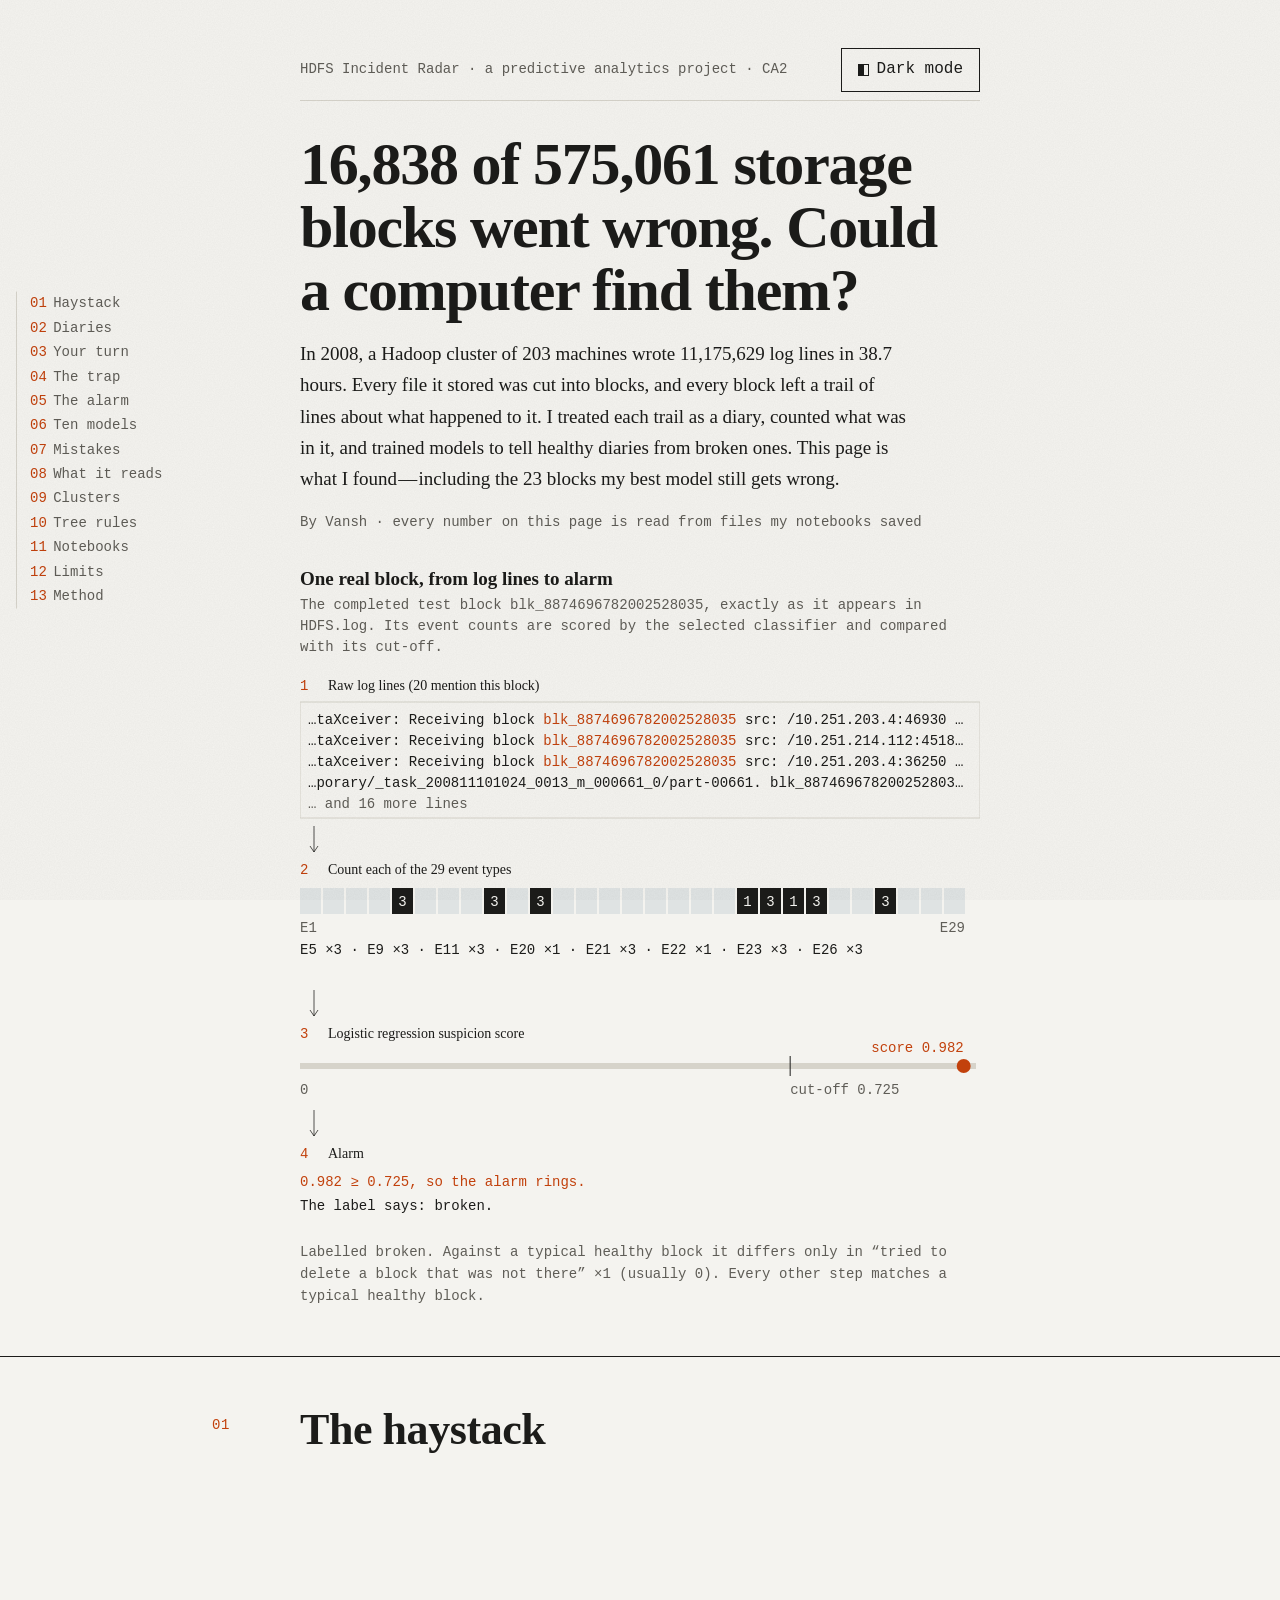
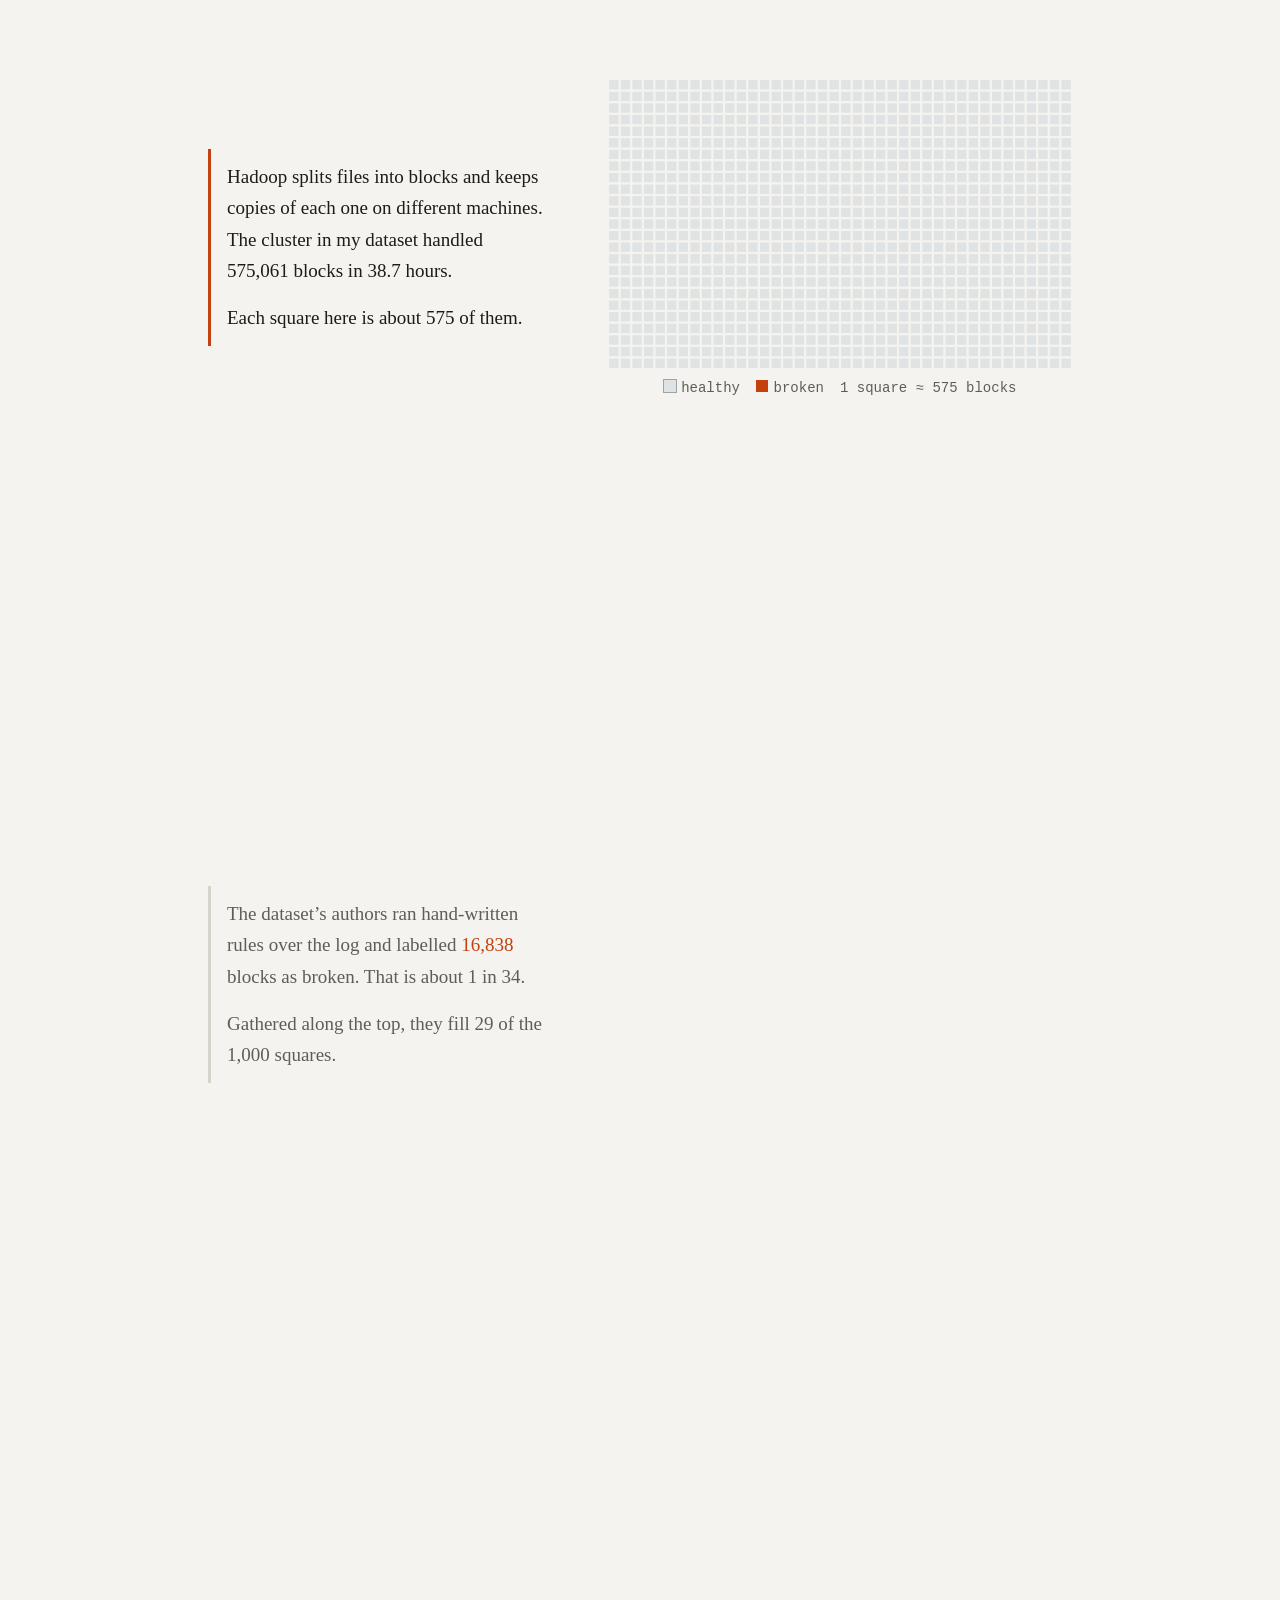
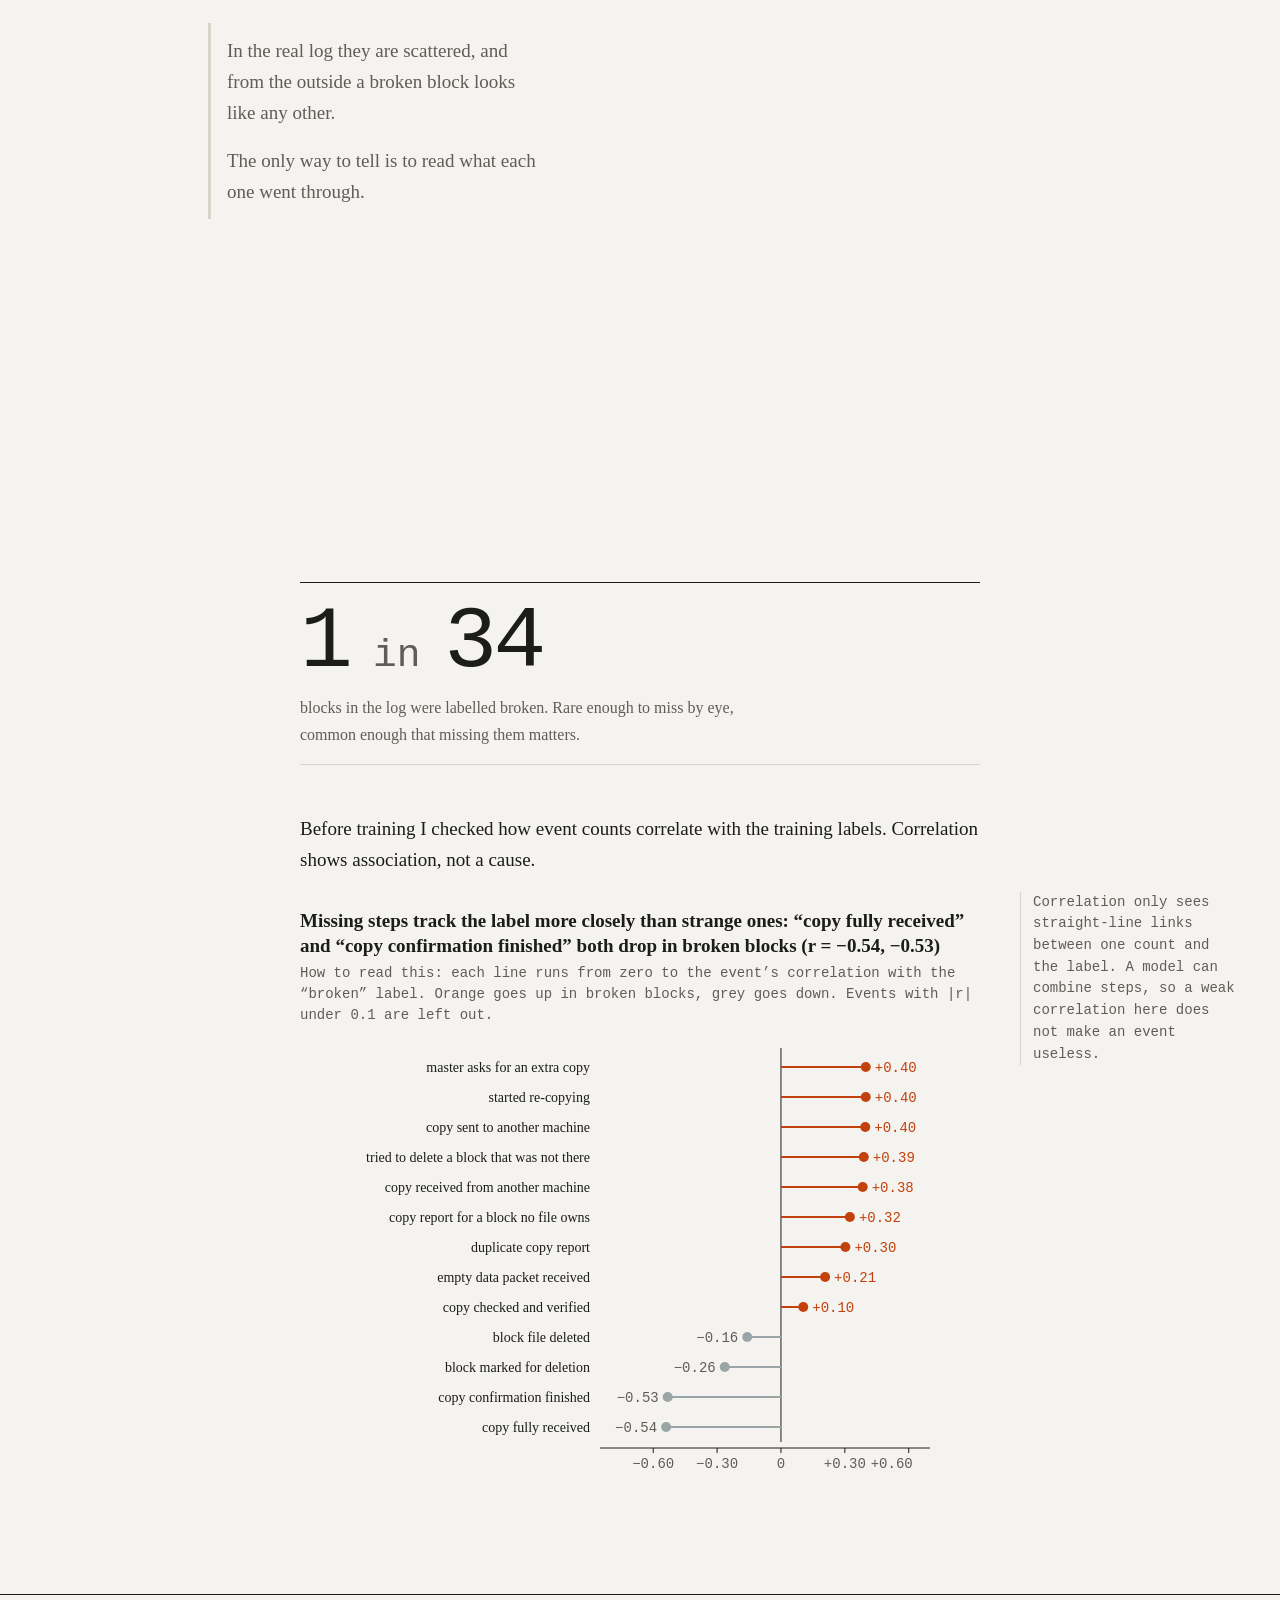
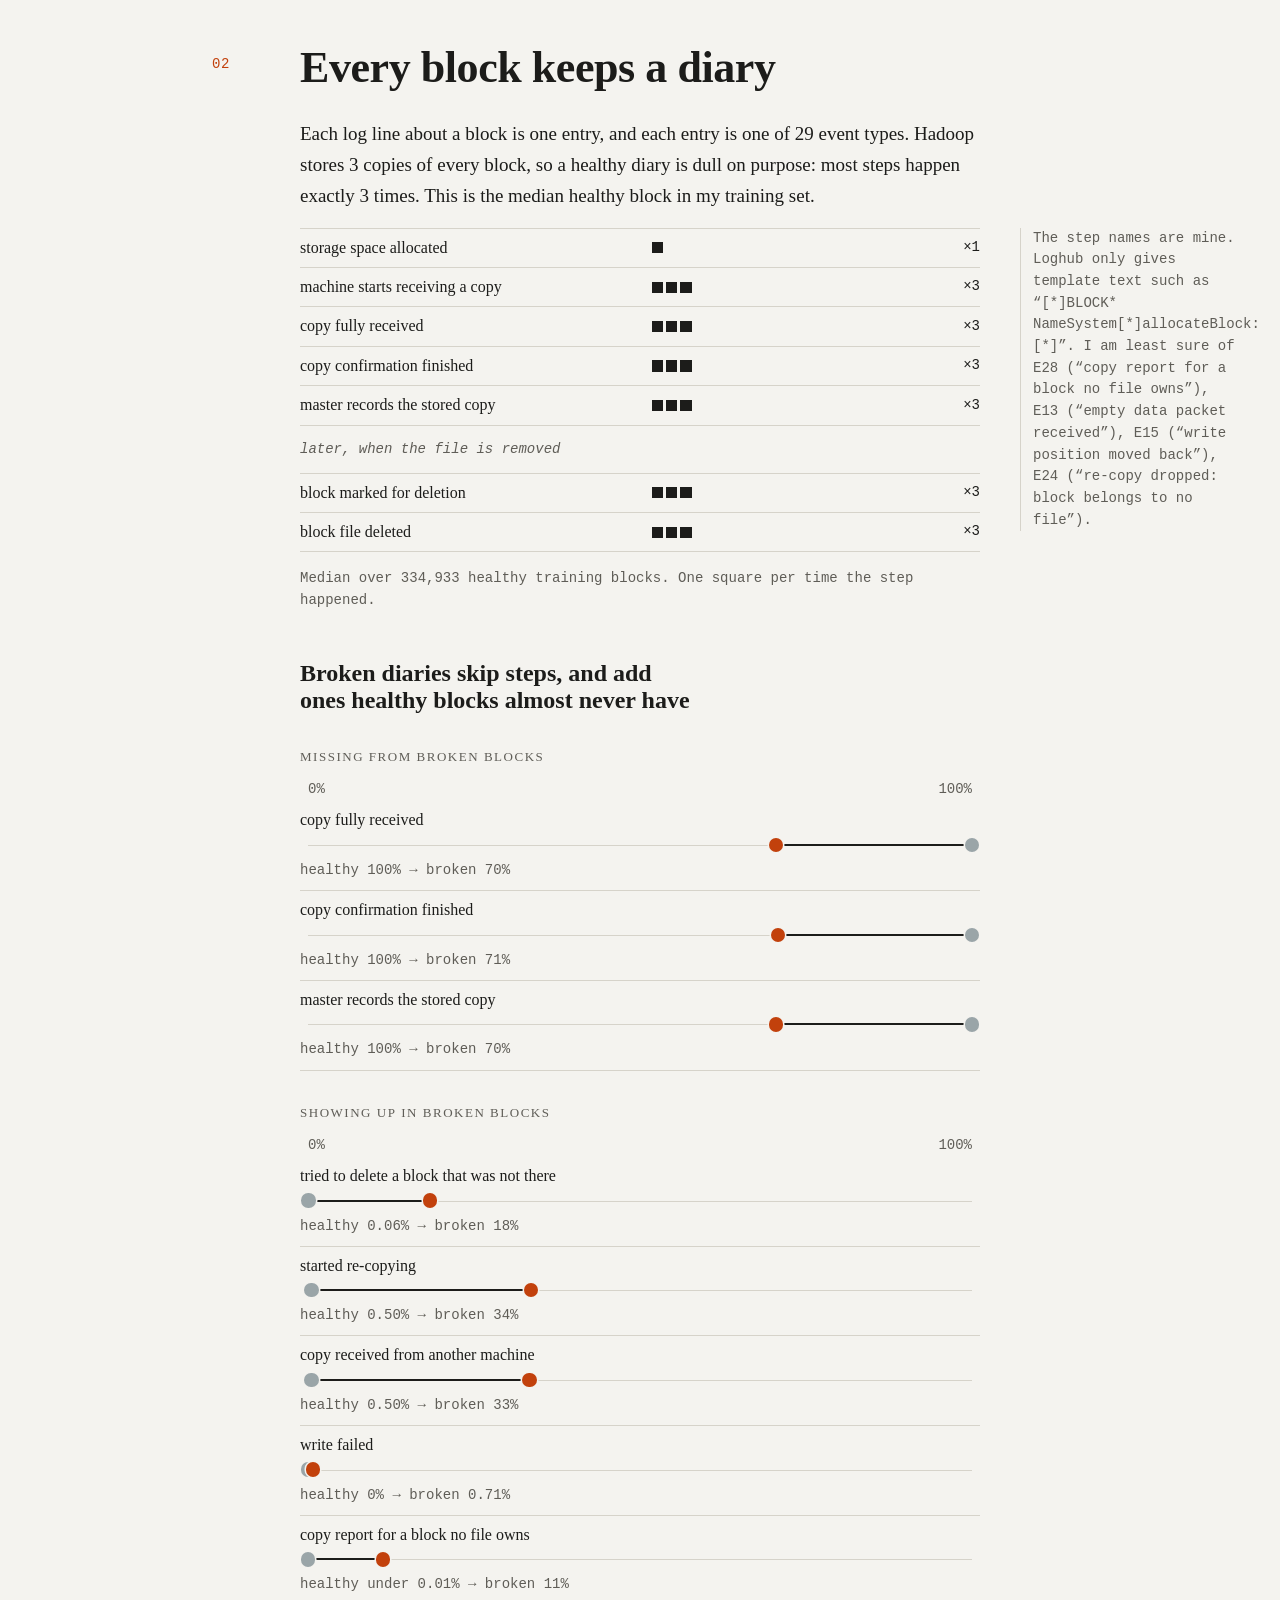
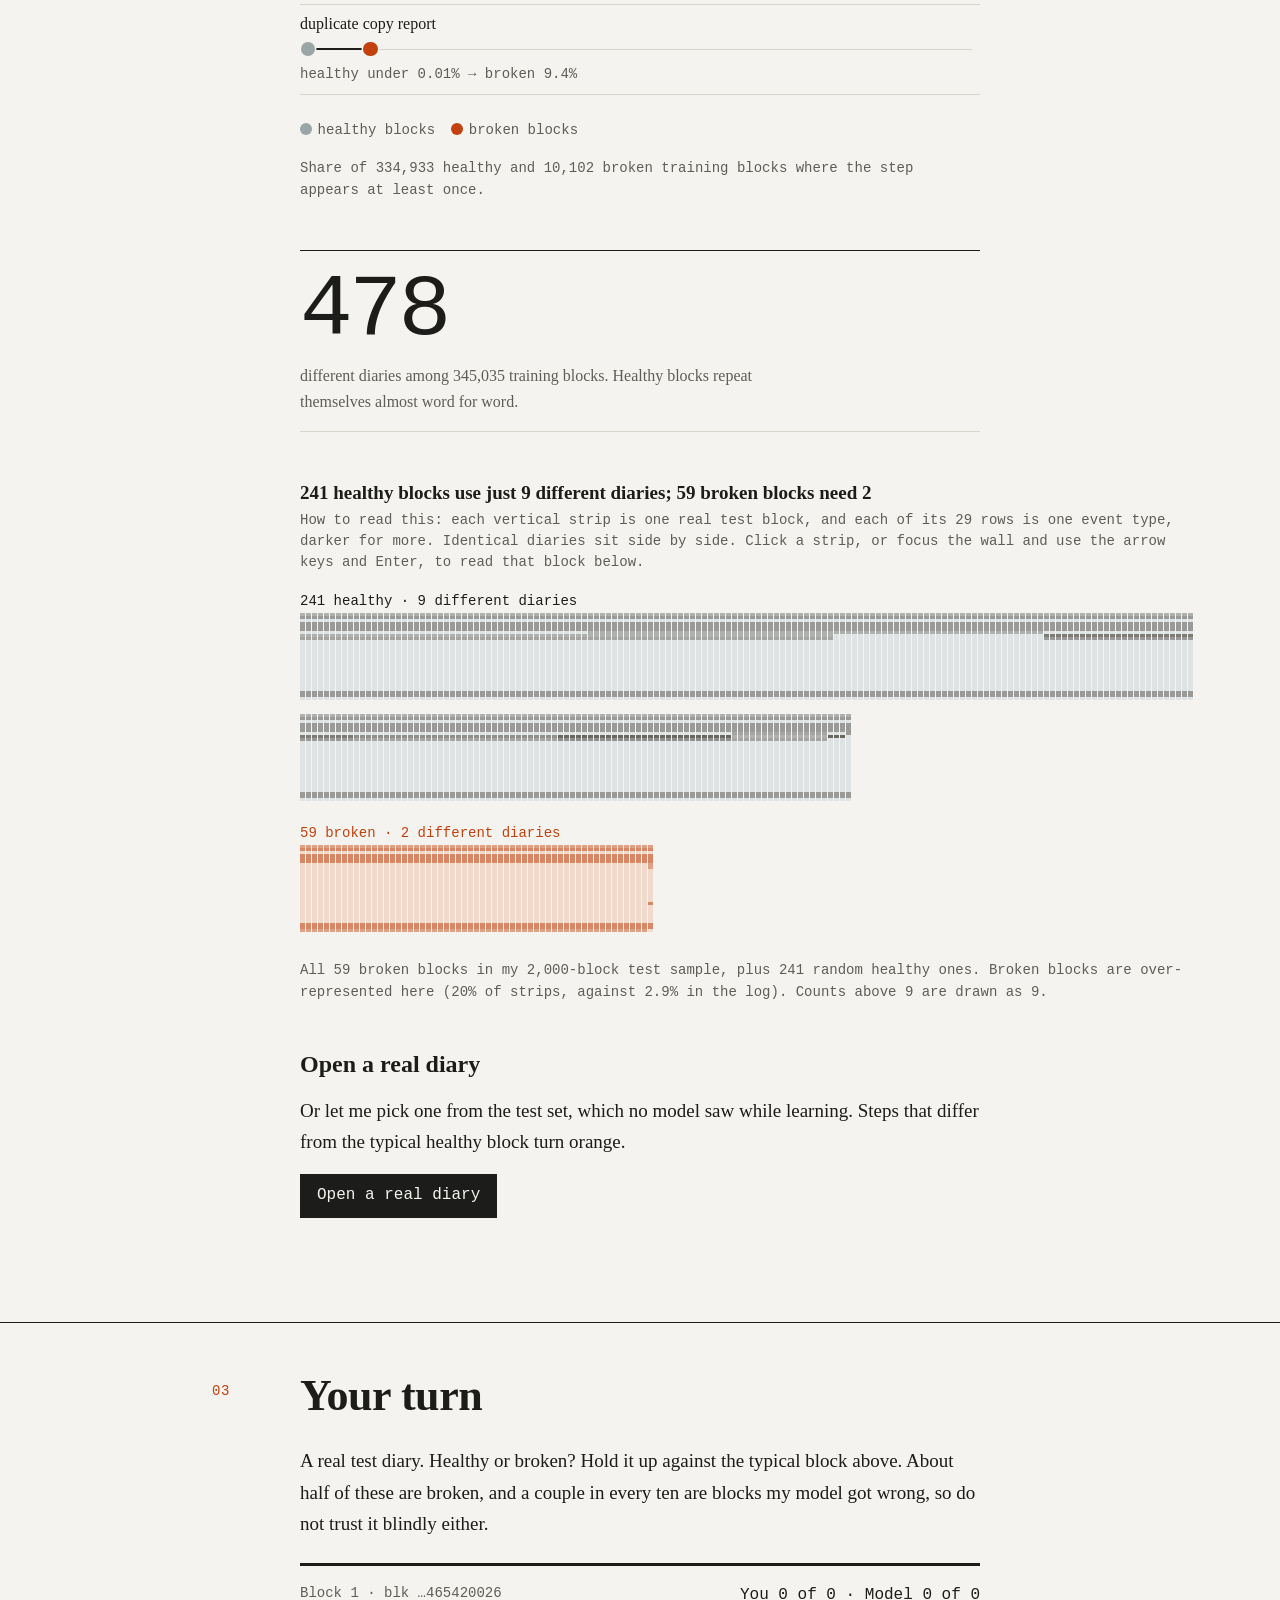
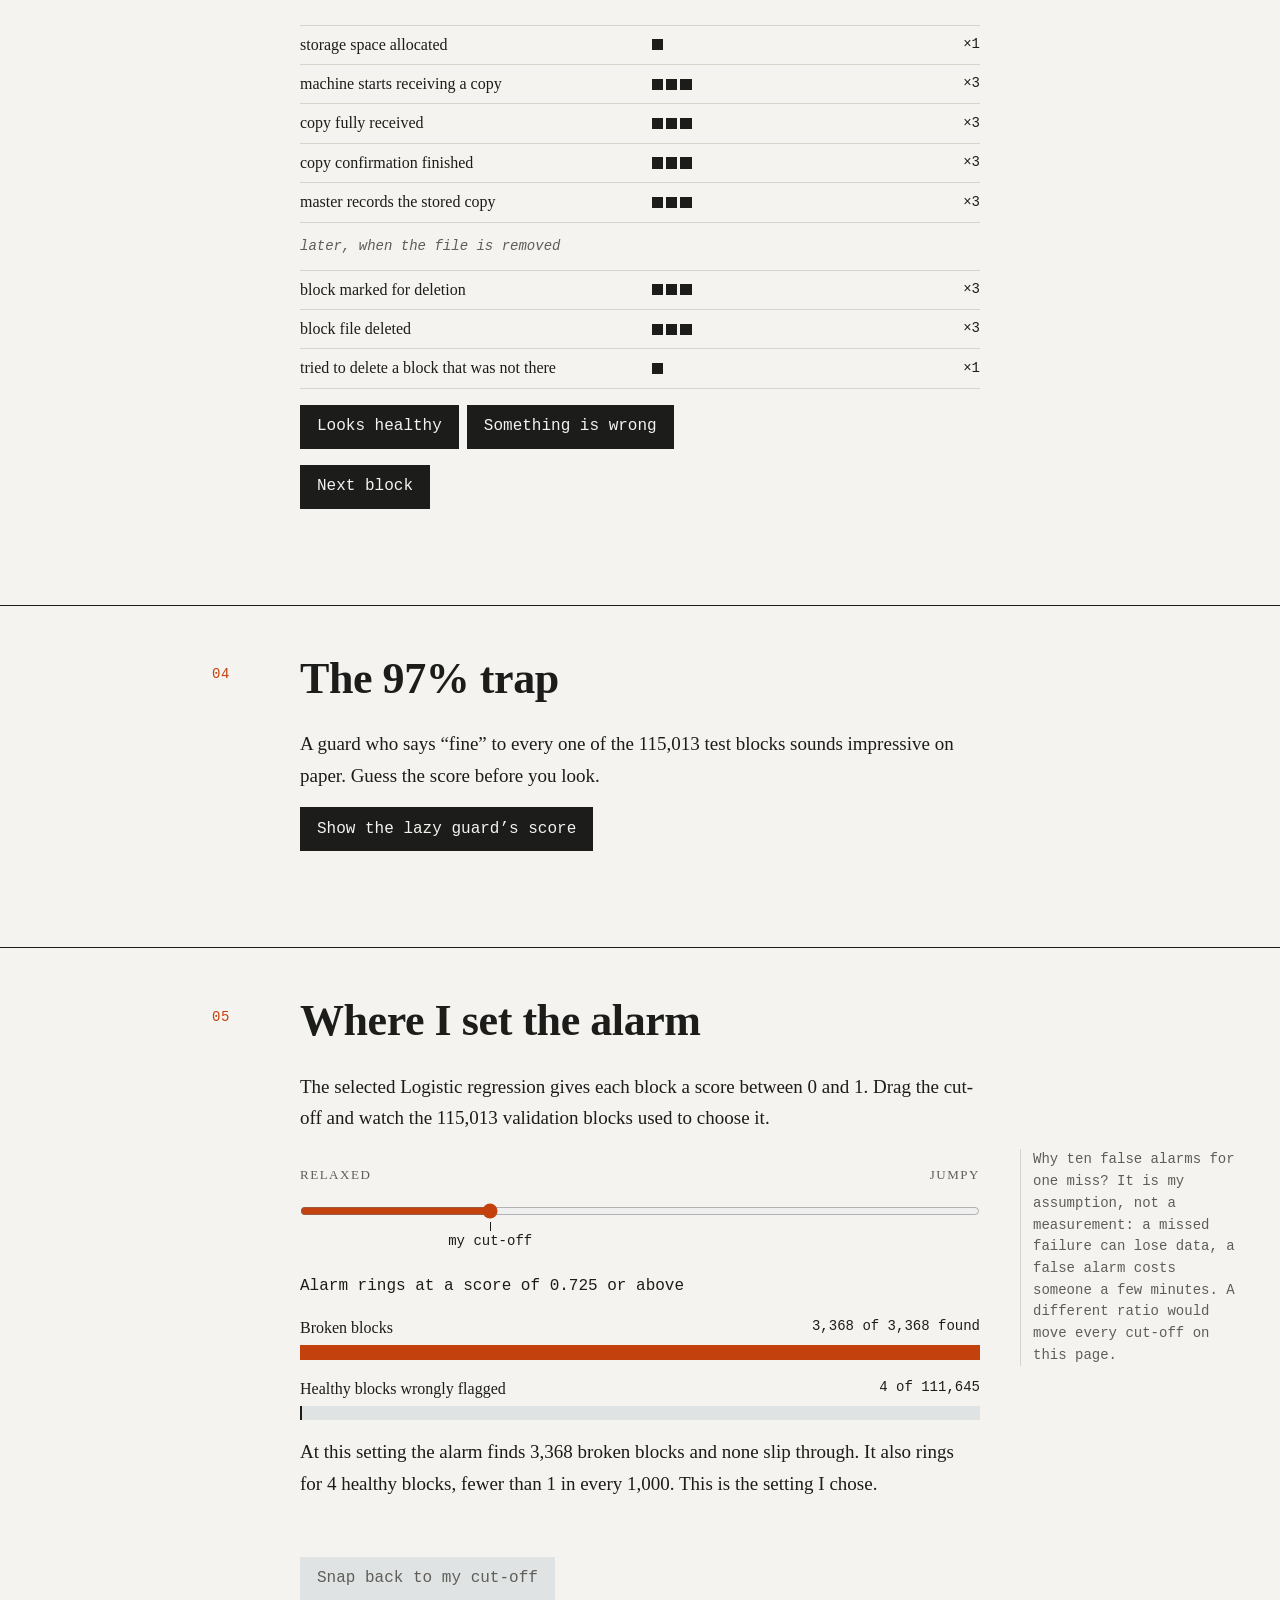
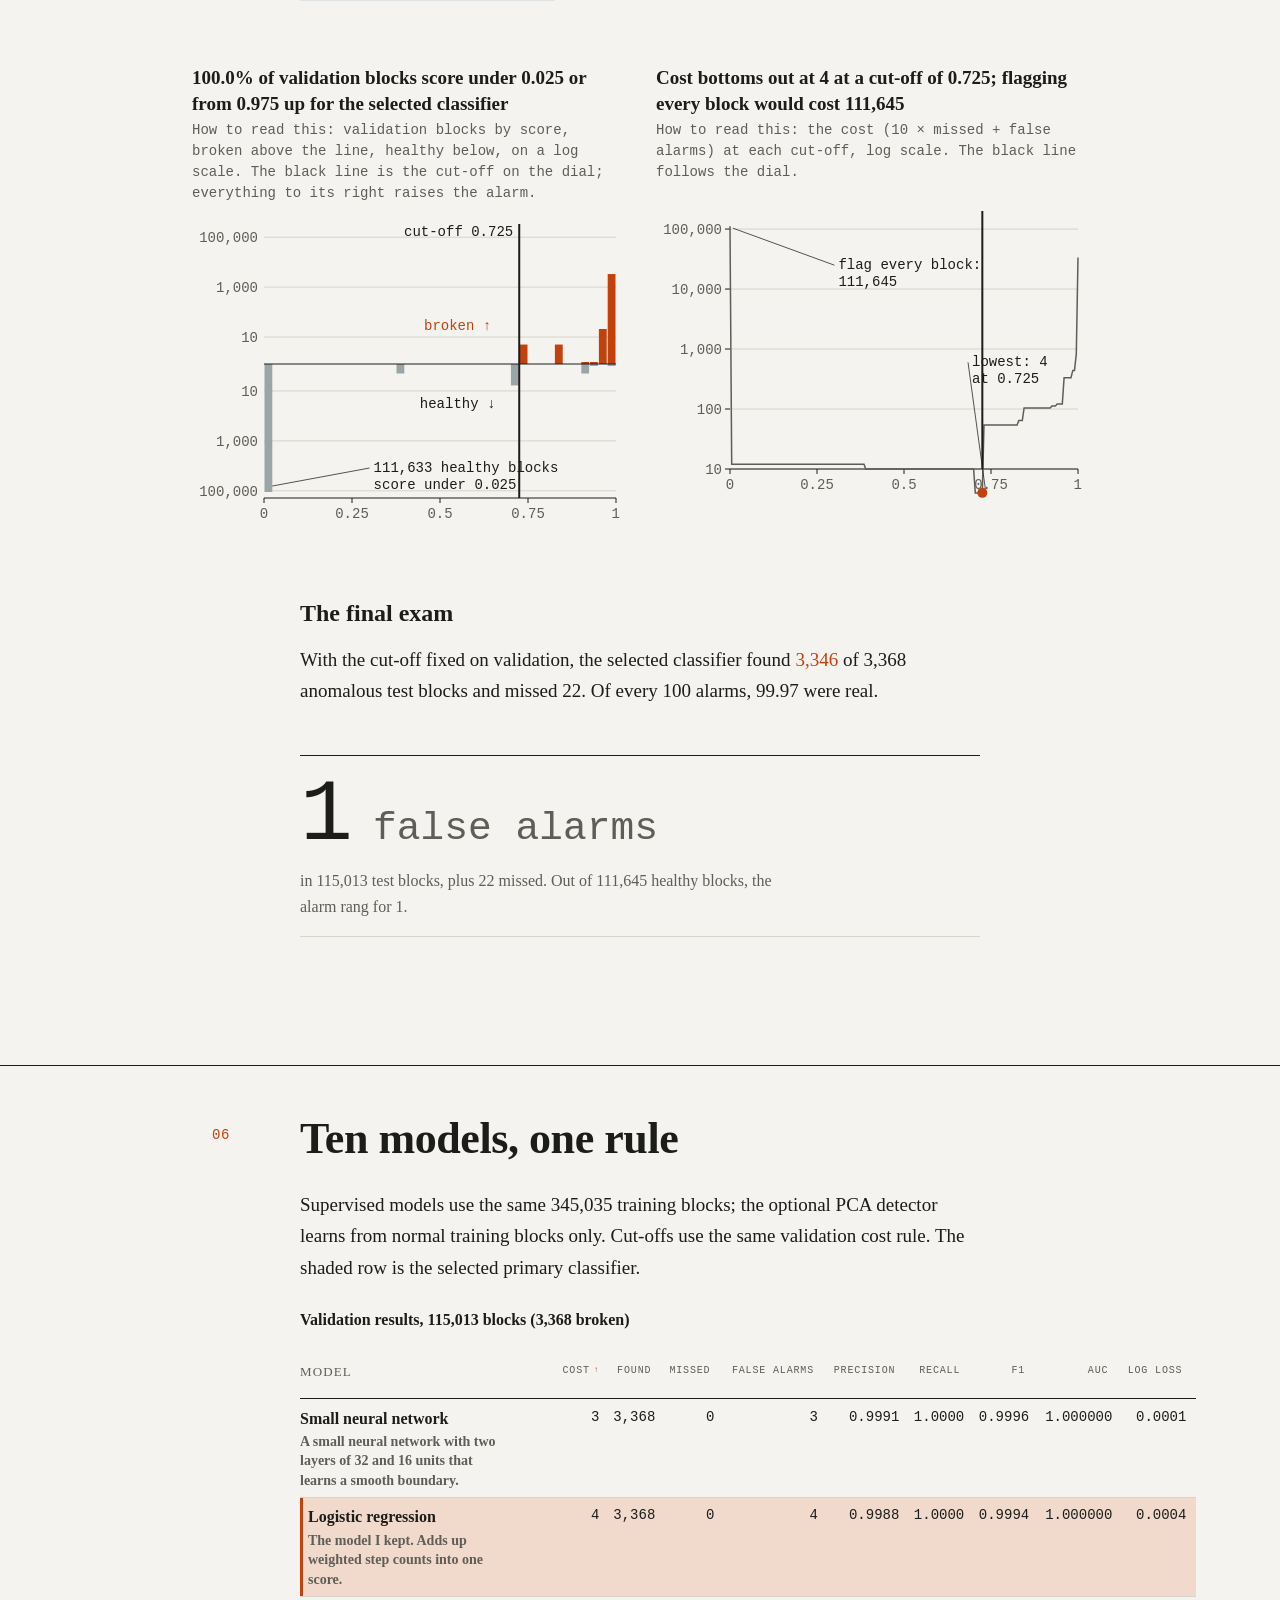
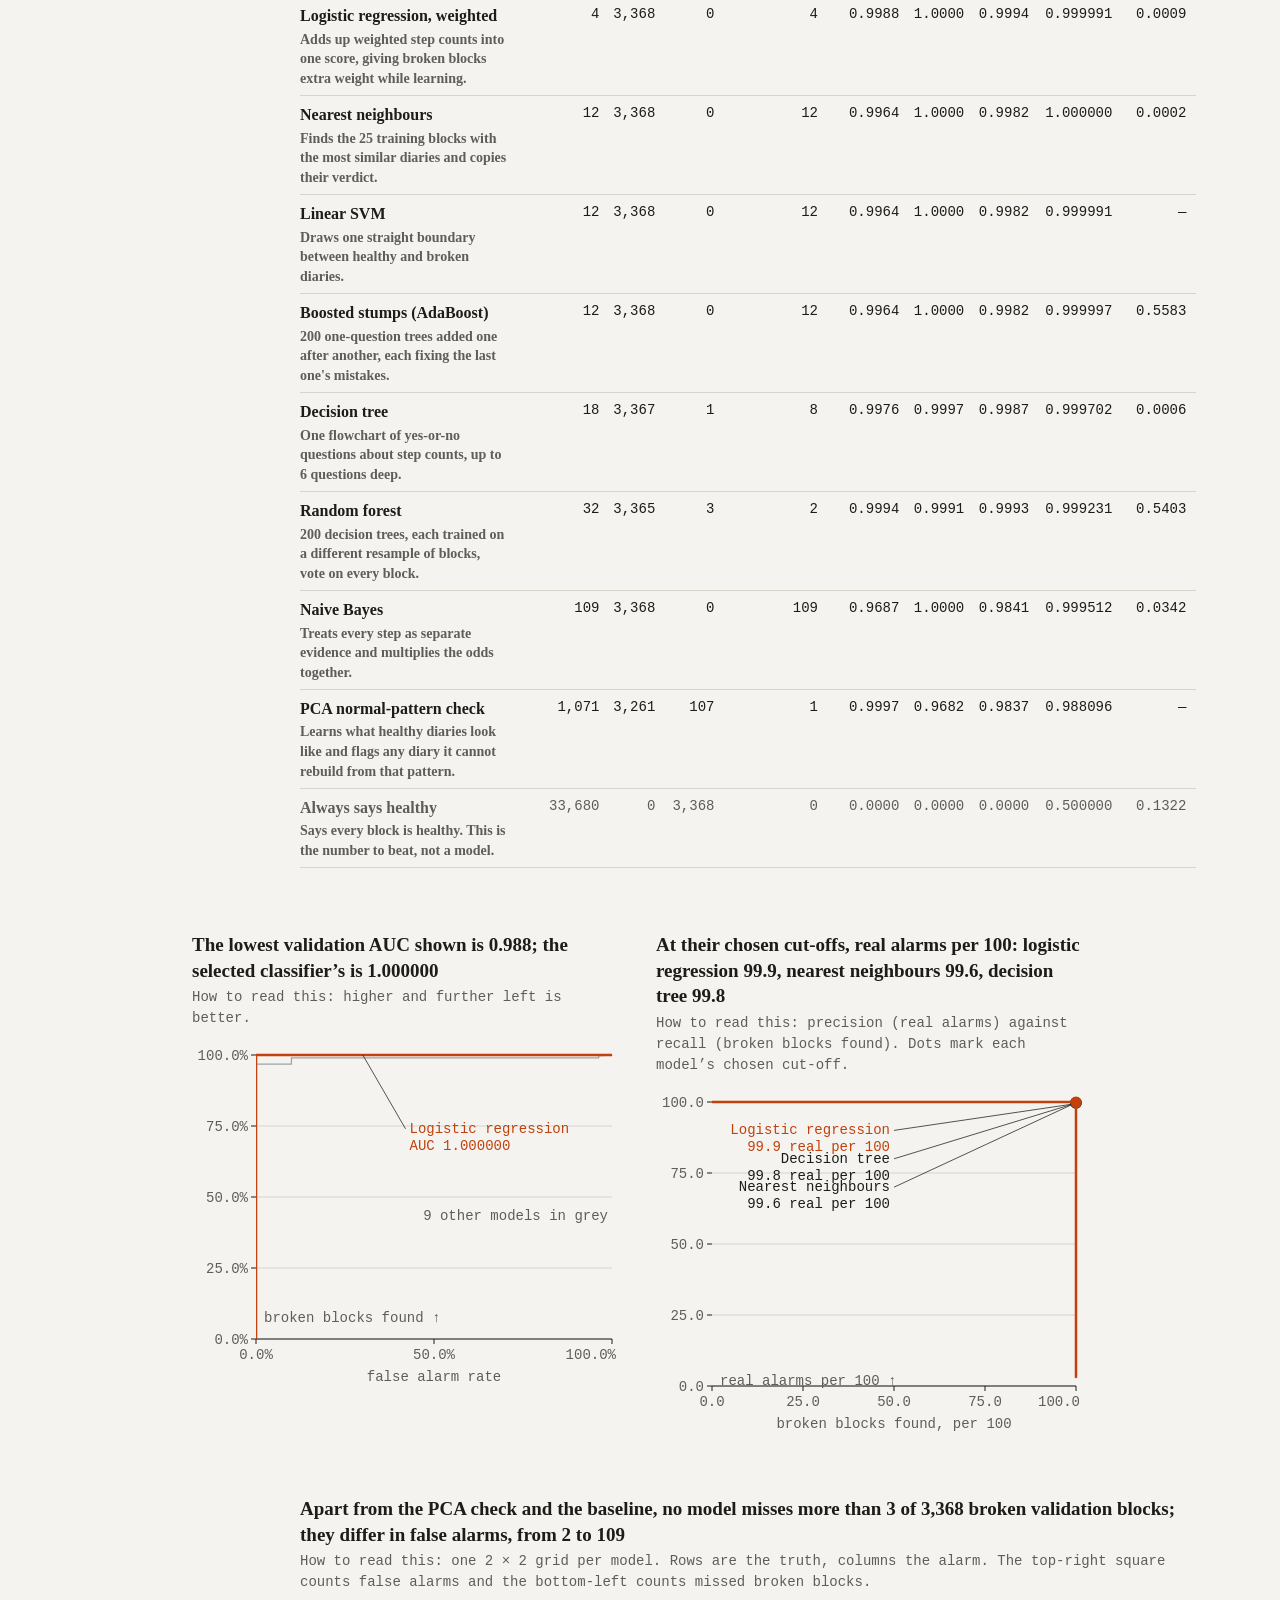
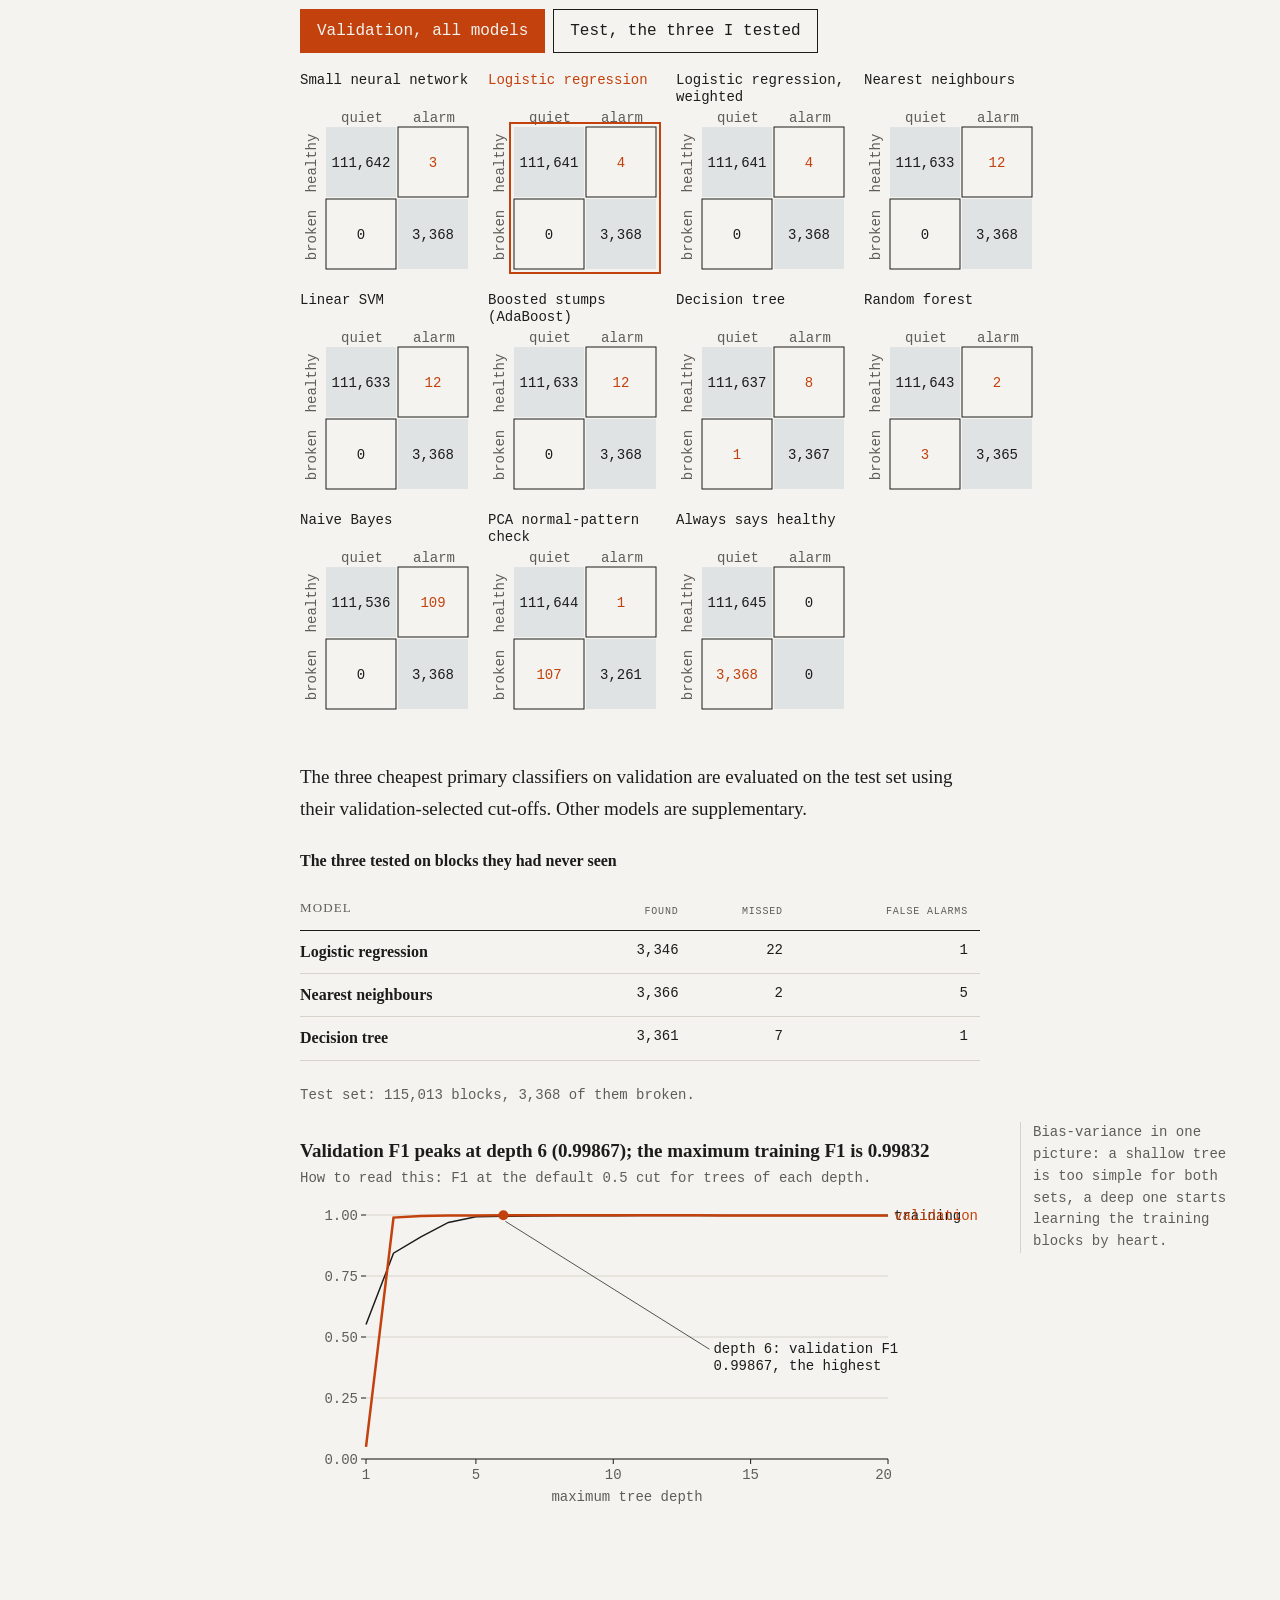
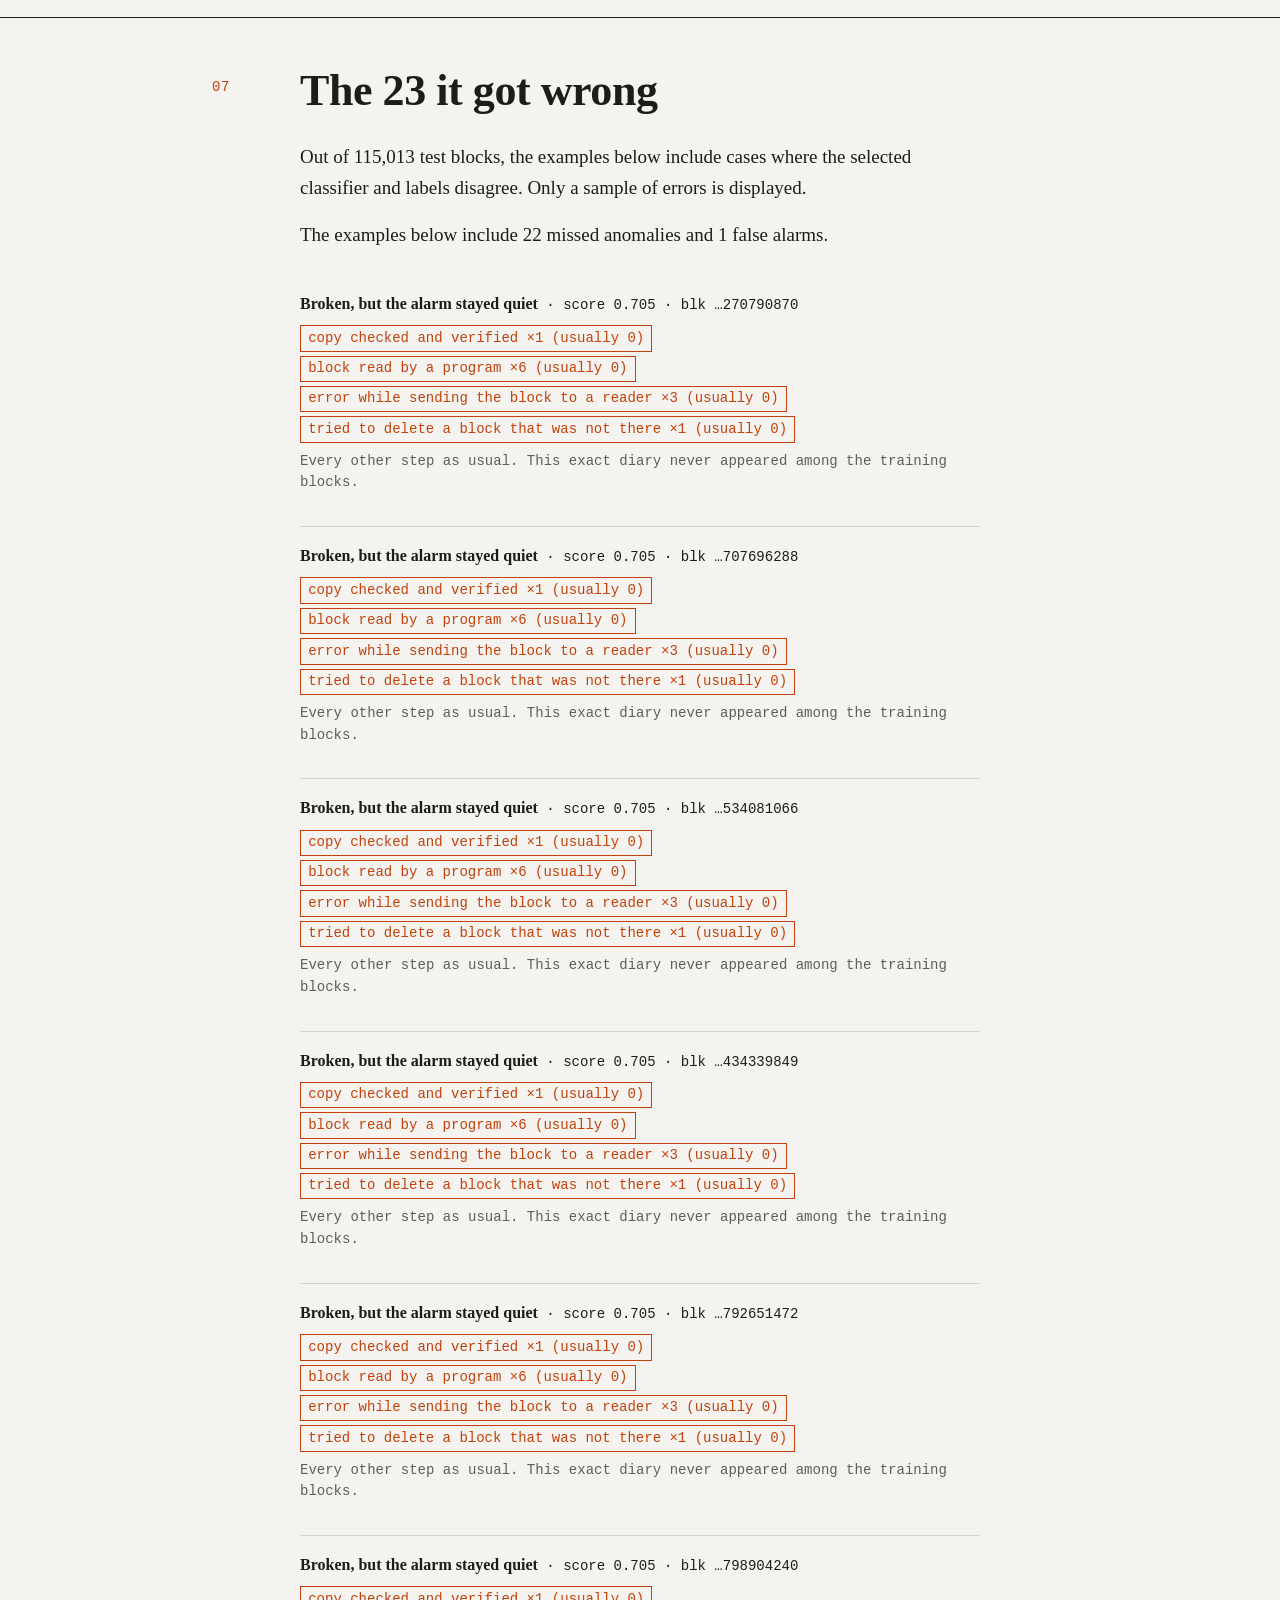
<file: docs/index.html>
<!doctype html>
<html lang="en" class="loading">
<head>
  <meta charset="utf-8">
  <noscript><style>.loading main { visibility: visible; }</style></noscript>
  <script>
    // Apply a saved theme before the first paint, so dark mode never flashes light.
    try {
      var savedTheme = localStorage.getItem('radar-theme');
      if (savedTheme === 'dark' || savedTheme === 'light') document.documentElement.setAttribute('data-theme', savedTheme);
    } catch (error) { /* storage blocked: follow the system setting */ }
  </script>
  <meta name="viewport" content="width=device-width, initial-scale=1">
  <title>HDFS Incident Radar: finding broken blocks in a storage log</title>
  <meta name="description" content="A student predictive-analytics project: telling healthy Hadoop storage blocks from broken ones using only counts of their log events, with every chart drawn from the saved results.">
  <meta name="theme-color" content="#f4f3ef" media="(prefers-color-scheme: light)">
  <meta name="theme-color" content="#161614" media="(prefers-color-scheme: dark)">
  <meta property="og:title" content="HDFS Incident Radar: finding broken blocks in a storage log">
  <meta property="og:description" content="Classifying completed HDFS block histories using event counts.">
  <meta property="og:type" content="website">
  <meta property="og:url" content="https://hdfs-incident-radar.vercel.app/">
  <meta property="og:image" content="https://hdfs-incident-radar.vercel.app/assets/social_preview.png">
  <meta property="og:image:width" content="1200">
  <meta property="og:image:height" content="630">
  <meta name="twitter:card" content="summary_large_image">
  <link rel="icon" href="assets/favicon.svg" type="image/svg+xml">
  <link rel="stylesheet" href="css/style.css">
  <script src="js/theme.js" defer></script>
  <script src="js/data.js" defer></script>
  <script src="js/charts/base.js" defer></script>
  <script src="js/masthead.js" defer></script>
  <script src="js/charts/pipeline.js" defer></script>
  <script src="js/haystack.js" defer></script>
  <script src="js/charts/correlation.js" defer></script>
  <script src="js/diary.js" defer></script>
  <script src="js/charts/barcode.js" defer></script>
  <script src="js/detective.js" defer></script>
  <script src="js/trap.js" defer></script>
  <script src="js/dial.js" defer></script>
  <script src="js/charts/scorehist.js" defer></script>
  <script src="js/charts/costcurve.js" defer></script>
  <script src="js/models.js" defer></script>
  <script src="js/charts/roc.js" defer></script>
  <script src="js/charts/pr.js" defer></script>
  <script src="js/charts/confusion.js" defer></script>
  <script src="js/charts/depth.js" defer></script>
  <script src="js/mistakes.js" defer></script>
  <script src="js/charts/importance.js" defer></script>
  <script src="js/charts/pca.js" defer></script>
  <script src="js/charts/kmeans.js" defer></script>
  <script src="js/rules.js" defer></script>
  <script src="js/figures.js" defer></script>
  <script src="js/nav.js" defer></script>
  <script src="js/countup.js" defer></script>
  <script src="js/main.js" defer></script>
</head>
<body>
<a class="skip-link" href="#main">Skip to the story</a>

<nav class="rail" aria-label="Sections">
  <ol>
    <li><a href="#haystack"><span class="rail-no">01</span>Haystack</a></li>
    <li><a href="#diary"><span class="rail-no">02</span>Diaries</a></li>
    <li><a href="#detective"><span class="rail-no">03</span>Your turn</a></li>
    <li><a href="#trap"><span class="rail-no">04</span>The trap</a></li>
    <li><a href="#dial"><span class="rail-no">05</span>The alarm</a></li>
    <li><a href="#models"><span class="rail-no">06</span>Ten models</a></li>
    <li><a href="#mistakes"><span class="rail-no">07</span>Mistakes</a></li>
    <li><a href="#looks"><span class="rail-no">08</span>What it reads</a></li>
    <li><a href="#clusters"><span class="rail-no">09</span>Clusters</a></li>
    <li><a href="#rules"><span class="rail-no">10</span>Tree rules</a></li>
    <li><a href="#notebooks"><span class="rail-no">11</span>Notebooks</a></li>
    <li><a href="#limits"><span class="rail-no">12</span>Limits</a></li>
    <li><a href="#method"><span class="rail-no">13</span>Method</a></li>
  </ol>
</nav>

<main id="main">

  <!-- Masthead -->
  <header class="masthead wrap" id="top">
    <div class="masthead-bar">
      <p class="kicker">HDFS Incident Radar · a predictive analytics project · CA2</p>
      <button class="button button-quiet theme-toggle" type="button" id="theme-toggle"><span class="theme-mark" aria-hidden="true"></span><span class="theme-label">Dark mode</span></button>
    </div>
    <h1 id="headline"><span data-fact="anomalous_blocks"></span> of <span data-fact="total_blocks"></span> storage blocks went wrong. Could a computer find them?</h1>
    <p class="standfirst">In <span data-fact="log_year"></span>, a Hadoop cluster of <span data-fact="machines"></span> machines wrote <span data-fact="log_lines"></span> log lines in <span data-fact="log_hours" data-format="decimal1"></span> hours. Every file it stored was cut into blocks, and every block left a trail of lines about what happened to it. I treated each trail as a diary, counted what was in it, and trained models to tell healthy diaries from broken ones. This page is what I found&#8202;—&#8202;including the <span data-fact="mistakes" data-format="word"></span> blocks my best model still gets wrong.</p>
    <p class="byline">By Vansh · every number on this page is read from files my notebooks saved</p>
    <noscript><p class="load-error">The charts and numbers on this page are drawn by JavaScript from small data files. Please turn JavaScript on to see them.</p></noscript>
    <p class="load-error" id="load-error" hidden></p>

    <figure class="chart pipeline" id="chart-pipeline">
      <figcaption>
        <p class="chart-title">One real block, from log lines to alarm</p>
        <p class="chart-how">The completed test block <span data-chart-fact="pipeline_id"></span>, exactly as it appears in HDFS.log. Its event counts are scored by the selected classifier and compared with its cut-off.</p>
      </figcaption>
      <div class="chart-body" style="--h: 560px"></div>
      <p class="sr-only chart-alt"></p>
      <p class="note chart-note" id="pipeline-note"></p>
    </figure>
  </header>

  <!-- 01 Haystack -->
  <section class="section" id="haystack" aria-labelledby="haystack-title">
    <div class="wrap">
      <p class="section-no">01</p>
      <h2 id="haystack-title">The haystack</h2>
    </div>
    <div class="scrolly">
      <figure class="scrolly-graphic">
        <svg class="haystack-svg" id="haystack-svg" viewBox="0 0 400 250" role="img" aria-labelledby="haystack-alt"></svg>
        <figcaption class="legend" aria-hidden="true">
          <span><span class="swatch swatch-healthy"></span>healthy</span>
          <span><span class="swatch swatch-broken"></span>broken</span>
          <span>1 square ≈ <span data-fact="blocks_per_square"></span> blocks</span>
        </figcaption>
        <p class="sr-only" id="haystack-alt" aria-live="polite"></p>
      </figure>
      <div class="scrolly-steps">
        <div class="step" data-step="0">
          <p>Hadoop splits files into blocks and keeps copies of each one on different machines. The cluster in my dataset handled <span data-fact="total_blocks"></span> blocks in <span data-fact="log_hours" data-format="decimal1"></span> hours.</p>
          <p>Each square here is about <span data-fact="blocks_per_square"></span> of them.</p>
        </div>
        <div class="step" data-step="1">
          <p>The dataset’s authors ran hand-written rules over the log and labelled <span data-fact="anomalous_blocks" class="broken-text"></span> blocks as broken. That is about 1 in <span data-fact="one_in"></span>.</p>
          <p>Gathered along the top, they fill <span data-fact="broken_squares"></span> of the <span data-fact="grid_squares"></span> squares.</p>
        </div>
        <div class="step" data-step="2">
          <p>In the real log they are scattered, and from the outside a broken block looks like any other.</p>
          <p>The only way to tell is to read what each one went through.</p>
        </div>
      </div>
    </div>
    <div class="wrap">
      <div class="pull-stat">
        <p class="pull-number">1<span class="unit"> in </span><span data-fact="one_in" data-countup></span></p>
        <p class="pull-caption">blocks in the log were labelled broken. Rare enough to miss by eye, common enough that missing them matters.</p>
      </div>

      <p>Before training I checked how event counts correlate with the training labels. Correlation shows association, not a cause.</p>
      <aside class="margin-note">Correlation only sees straight-line links between one count and the label. A model can combine steps, so a weak correlation here does not make an event useless.</aside>
      <figure class="chart" id="chart-correlation">
        <figcaption>
          <p class="chart-title"></p>
          <p class="chart-how">How to read this: each line runs from zero to the event’s correlation with the “broken” label. Orange goes up in broken blocks, grey goes down. Events with |r| under 0.1 are left out.</p>
        </figcaption>
        <div class="chart-body" style="--h: 520px"></div>
        <p class="sr-only chart-alt"></p>
        <p class="sr-only chart-live" aria-live="polite"></p>
      </figure>
    </div>
  </section>

  <!-- 02 Diaries -->
  <section class="section" id="diary" aria-labelledby="diary-title">
    <div class="wrap">
      <p class="section-no">02</p>
      <h2 id="diary-title">Every block keeps a diary</h2>
      <p>Each log line about a block is one entry, and each entry is one of <span data-fact="event_types"></span> event types. Hadoop stores <span data-fact="typical_copies"></span> copies of every block, so a healthy diary is dull on purpose: most steps happen exactly <span data-fact="typical_copies"></span> times. This is the median healthy block in my training set.</p>
      <aside class="margin-note" id="names-note"></aside>
      <ol class="diary" id="typical-diary" aria-label="The typical healthy block, step by step"></ol>
      <p class="note">Median over <span data-fact="healthy_training_blocks"></span> healthy training blocks. One square per time the step happened.</p>

      <h3 id="dumbbell-title">Broken diaries skip steps, and add ones healthy blocks almost never have</h3>
      <div class="dumbbell" id="dumbbell" aria-labelledby="dumbbell-title"></div>
      <p class="legend" aria-hidden="true">
        <span><span class="swatch" style="background: var(--healthy); border-radius: 50%;"></span>healthy blocks</span>
        <span><span class="swatch swatch-broken" style="border-radius: 50%;"></span>broken blocks</span>
      </p>
      <p class="note">Share of <span data-fact="healthy_training_blocks"></span> healthy and <span data-fact="broken_training_blocks"></span> broken training blocks where the step appears at least once.</p>

      <div class="pull-stat">
        <p class="pull-number"><span data-fact="distinct_patterns_train" data-countup></span></p>
        <p class="pull-caption">different diaries among <span data-fact="train_blocks"></span> training blocks. Healthy blocks repeat themselves almost word for word.</p>
      </div>
    </div>

    <div class="wrap">
      <figure class="chart wide" id="chart-barcode">
        <figcaption>
          <p class="chart-title"></p>
          <p class="chart-how">How to read this: each vertical strip is one real test block, and each of its <span data-fact="event_types"></span> rows is one event type, darker for more. Identical diaries sit side by side. Click a strip, or focus the wall and use the arrow keys and Enter, to read that block below.</p>
        </figcaption>
        <div class="chart-body" style="--h: 260px"></div>
        <p class="sr-only chart-alt"></p>
        <p class="sr-only chart-live" aria-live="polite"></p>
        <p class="note chart-note"></p>
      </figure>

      <h3 id="real-diary-title">Open a real diary</h3>
      <p>Or let me pick one from the test set, which no model saw while learning. Steps that differ from the typical healthy block turn orange.</p>
      <div class="button-row">
        <button class="button" type="button" id="open-diary">Open a real diary</button>
      </div>
      <div class="diary-panel" id="real-diary" aria-live="polite"></div>
    </div>
  </section>

  <!-- 03 Detective -->
  <section class="section" id="detective" aria-labelledby="detective-title">
    <div class="wrap">
      <p class="section-no">03</p>
      <h2 id="detective-title">Your turn</h2>
      <p>A real test diary. Healthy or broken? Hold it up against the typical block above. About half of these are broken, and a couple in every ten are blocks my model got wrong, so do not trust it blindly either.</p>
      <div class="detective" id="detective-game">
        <div class="detective-head">
          <span id="detective-round"></span>
          <span class="scoreboard" id="detective-score" aria-live="polite"></span>
        </div>
        <ol class="diary" id="detective-diary" aria-label="Diary of the block to judge"></ol>
        <div class="button-row" id="detective-choices">
          <button class="button" type="button" data-guess="0">Looks healthy</button>
          <button class="button" type="button" data-guess="1">Something is wrong</button>
        </div>
        <div id="detective-reveal" aria-live="polite"></div>
        <div class="button-row">
          <button class="button" type="button" id="detective-next" hidden>Next block</button>
        </div>
      </div>
    </div>
  </section>

  <!-- 04 Trap -->
  <section class="section" id="trap" aria-labelledby="trap-title">
    <div class="wrap">
      <p class="section-no">04</p>
      <h2 id="trap-title">The <span data-fact="baseline_test_accuracy" data-format="pct0"></span> trap</h2>
      <p>A guard who says “fine” to every one of the <span data-fact="test_blocks"></span> test blocks sounds impressive on paper. Guess the score before you look.</p>
      <div class="button-row">
        <button class="button" type="button" id="trap-toggle" aria-pressed="false" aria-controls="trap-table">Show the lazy guard’s score</button>
      </div>
      <div class="table-wrap" id="trap-table" hidden>
        <table>
          <caption>Test set, <span data-fact="test_blocks"></span> blocks</caption>
          <thead>
            <tr><th scope="col"></th><th scope="col" class="num">Lazy guard</th><th scope="col" class="num"><span data-fact="best_model_display"></span></th></tr>
          </thead>
          <tbody>
            <tr><th scope="row">Correct overall</th><td class="num" data-fact="baseline_test_accuracy" data-format="pct2"></td><td class="num" data-fact="best_test_accuracy" data-format="pct2"></td></tr>
            <tr><th scope="row">Broken blocks found</th><td class="num">0 of <span data-fact="test_anomalies"></span></td><td class="num"><span data-fact="best_test_found"></span> of <span data-fact="test_anomalies"></span></td></tr>
          </tbody>
        </table>
        <p>The always-normal baseline finds no anomalies. Recall and precision show how many anomalies are found and how many alarms are correct.</p>
      </div>
    </div>
  </section>

  <!-- 05 Dial -->
  <section class="section" id="dial" aria-labelledby="dial-title">
    <div class="wrap">
      <p class="section-no">05</p>
      <h2 id="dial-title">Where I set the alarm</h2>
      <p>The selected <span data-fact="best_model_display"></span> gives each block a score between 0 and 1. Drag the cut-off and watch the <span data-fact="validation_blocks"></span> validation blocks used to choose it.</p>
      <aside class="margin-note">Why ten false alarms for one miss? It is my assumption, not a measurement: a missed failure can lose data, a false alarm costs someone a few minutes. A different ratio would move every cut-off on this page.</aside>

      <div class="dial">
        <label for="dial-slider" class="sr-only">Alarm threshold</label>
        <div class="dial-ends" aria-hidden="true"><span>relaxed</span><span>jumpy</span></div>
        <div class="slider-wrap">
          <input type="range" id="dial-slider" min="0" max="1" step="1" value="0">
          <div class="slider-tick" id="slider-tick" aria-hidden="true"><span>my cut-off</span></div>
        </div>
        <p class="dial-threshold" id="dial-threshold"></p>

        <div class="meter">
          <div class="meter-label"><span>Broken blocks</span><span class="num" id="meter-found-text"></span></div>
          <div class="meter-track" aria-hidden="true"><div class="meter-fill broken" id="meter-found"></div></div>
        </div>
        <div class="meter">
          <div class="meter-label"><span>Healthy blocks wrongly flagged</span><span class="num" id="meter-false-text"></span></div>
          <div class="meter-track" aria-hidden="true"><div class="meter-fill ink" id="meter-false"></div></div>
        </div>

        <p class="dial-sentence" id="dial-sentence" aria-live="polite"></p>
        <div class="button-row">
          <button class="button button-quiet" type="button" id="dial-chosen">Snap back to my cut-off</button>
        </div>
      </div>
    </div>

    <div class="wrap">
      <div class="pair wide">
        <figure class="chart" id="chart-scores">
          <figcaption>
            <p class="chart-title"></p>
            <p class="chart-how">How to read this: validation blocks by score, broken above the line, healthy below, on a log scale. The black line is the cut-off on the dial; everything to its right raises the alarm.</p>
          </figcaption>
          <div class="chart-body" style="--h: 300px"></div>
          <p class="sr-only chart-alt"></p>
          <p class="sr-only chart-live" aria-live="polite"></p>
        </figure>
        <figure class="chart" id="chart-cost">
          <figcaption>
            <p class="chart-title"></p>
            <p class="chart-how">How to read this: the cost (10 × missed + false alarms) at each cut-off, log scale. The black line follows the dial.</p>
          </figcaption>
          <div class="chart-body" style="--h: 300px"></div>
          <p class="sr-only chart-alt"></p>
          <p class="sr-only chart-live" aria-live="polite"></p>
        </figure>
      </div>

      <h3>The final exam</h3>
      <p>With the cut-off fixed on validation, the selected classifier found <span data-fact="best_test_found" class="broken-text"></span> of <span data-fact="test_anomalies"></span> anomalous test blocks and missed <span data-fact="best_test_missed"></span>. Of every 100 alarms, <span data-fact="best_test_precision" data-format="per100"></span> were real.</p>
      <div class="pull-stat">
        <p class="pull-number"><span data-fact="best_test_false_alarms" data-countup></span><span class="unit"> false alarms</span></p>
        <p class="pull-caption">in <span data-fact="test_blocks"></span> test blocks, plus <span data-fact="best_test_missed"></span> missed. Out of <span data-fact="test_normal"></span> healthy blocks, the alarm rang for <span data-fact="best_test_false_alarms"></span>.</p>
      </div>
    </div>
  </section>

  <!-- 06 Models -->
  <section class="section" id="models" aria-labelledby="models-title">
    <div class="wrap">
      <p class="section-no">06</p>
      <h2 id="models-title"><span data-fact="model_count_word"></span> models, one rule</h2>
      <p>Supervised models use the same <span data-fact="train_blocks"></span> training blocks; the optional PCA detector learns from normal training blocks only. Cut-offs use the same validation cost rule. The shaded row is the selected primary classifier.</p>
      <div class="table-wrap wide">
        <table class="dense" id="model-table">
          <caption>Validation results, <span data-fact="validation_blocks"></span> blocks (<span data-fact="validation_anomalies"></span> broken)</caption>
          <thead><tr></tr></thead>
          <tbody></tbody>
        </table>
      </div>

      <div class="pair wide">
        <figure class="chart" id="chart-roc">
          <figcaption>
            <p class="chart-title"></p>
            <p class="chart-how">How to read this: higher and further left is better.</p>
          </figcaption>
          <div class="chart-body" style="--h: 340px"></div>
          <p class="sr-only chart-alt"></p>
          <p class="sr-only chart-live" aria-live="polite"></p>
        </figure>
        <figure class="chart" id="chart-pr">
          <figcaption>
            <p class="chart-title"></p>
            <p class="chart-how">How to read this: precision (real alarms) against recall (broken blocks found). Dots mark each model’s chosen cut-off.</p>
          </figcaption>
          <div class="chart-body" style="--h: 340px"></div>
          <p class="sr-only chart-alt"></p>
          <p class="sr-only chart-live" aria-live="polite"></p>
        </figure>
      </div>

      <figure class="chart wide" id="chart-confusion">
        <figcaption>
          <p class="chart-title"></p>
          <p class="chart-how">How to read this: one 2 × 2 grid per model. Rows are the truth, columns the alarm. The top-right square counts false alarms and the bottom-left counts missed broken blocks.</p>
        </figcaption>
        <div class="button-row chart-toggle">
          <button class="button button-quiet" type="button" data-set="validation" aria-pressed="true">Validation, all models</button>
          <button class="button button-quiet" type="button" data-set="test" aria-pressed="false">Test, the three I tested</button>
        </div>
        <div class="chart-body" style="--h: 640px"></div>
        <p class="sr-only chart-alt"></p>
        <p class="sr-only chart-live" aria-live="polite"></p>
      </figure>

      <p>The three cheapest primary classifiers on validation are evaluated on the test set using their validation-selected cut-offs. Other models are supplementary.</p>
      <div class="table-wrap">
        <table id="test-table">
          <caption>The three tested on blocks they had never seen</caption>
          <thead>
            <tr><th scope="col">Model</th><th scope="col" class="num">Found</th><th scope="col" class="num">Missed</th><th scope="col" class="num">False alarms</th></tr>
          </thead>
          <tbody></tbody>
        </table>
      </div>
      <p class="note">Test set: <span data-fact="test_blocks"></span> blocks, <span data-fact="test_anomalies"></span> of them broken.</p>

      <aside class="margin-note">Bias-variance in one picture: a shallow tree is too simple for both sets, a deep one starts learning the training blocks by heart.</aside>
      <figure class="chart" id="chart-depth">
        <figcaption>
          <p class="chart-title"></p>
          <p class="chart-how">How to read this: F1 at the default 0.5 cut for trees of each depth.</p>
        </figcaption>
        <div class="chart-body" style="--h: 300px"></div>
        <p class="sr-only chart-alt"></p>
        <p class="sr-only chart-live" aria-live="polite"></p>
      </figure>
    </div>
  </section>

  <!-- 07 Mistakes -->
  <section class="section" id="mistakes" aria-labelledby="mistakes-title">
    <div class="wrap">
      <p class="section-no">07</p>
      <h2 id="mistakes-title">The <span data-fact="mistakes" data-format="word"></span> it got wrong</h2>
      <p>Out of <span data-fact="test_blocks"></span> test blocks, the examples below include cases where the selected classifier and labels disagree. Only a sample of errors is displayed.</p>
      <p id="mistakes-summary"></p>
      <ol class="mistake-list" id="mistake-list"></ol>
    </div>
  </section>

  <!-- 08 What the model looks at -->
  <section class="section" id="looks" aria-labelledby="looks-title">
    <div class="wrap">
      <p class="section-no">08</p>
      <h2 id="looks-title">What the model looks at</h2>
      <p>The forest’s own bookkeeping says which counts it splits on most, and PCA says how many independent directions the counts really have.</p>
      <div class="pair wide">
        <figure class="chart" id="chart-importance">
          <figcaption>
            <p class="chart-title"></p>
            <p class="chart-how">How to read this: impurity-based importance, the share of all splitting gain in the 200 trees. The ten largest are shown.</p>
          </figcaption>
          <div class="chart-body" style="--h: 560px"></div>
          <p class="sr-only chart-alt"></p>
          <p class="sr-only chart-live" aria-live="polite"></p>
        </figure>
        <figure class="chart" id="chart-pca">
          <figcaption>
            <p class="chart-title"></p>
            <p class="chart-how">How to read this: grey bars are each component’s share of the variance of the standardised training counts; the orange line adds them up.</p>
          </figcaption>
          <div class="chart-body" style="--h: 320px"></div>
          <p class="sr-only chart-alt"></p>
          <p class="sr-only chart-live" aria-live="polite"></p>
        </figure>
      </div>
    </div>
  </section>

  <!-- 09 Clusters -->
  <section class="section" id="clusters" aria-labelledby="clusters-title">
    <div class="wrap">
      <p class="section-no">09</p>
      <h2 id="clusters-title">Do broken blocks cluster?</h2>
      <p>I fitted k-means on <span data-fact="kmeans_fit_blocks"></span> normal training blocks and assigned training blocks to their nearest cluster. The elbow is gradual; k=4 is an illustrative choice. Clusters describe the training data and are not the classifier.</p>
      <div class="pair wide">
        <figure class="chart" id="chart-elbow">
          <figcaption>
            <p class="chart-title"></p>
            <p class="chart-how">How to read this: inertia (total squared distance to the nearest centre) for k = 1 to 10. An elbow would be a sharp bend.</p>
          </figcaption>
          <div class="chart-body" style="--h: 300px"></div>
          <p class="sr-only chart-alt"></p>
          <p class="sr-only chart-live" aria-live="polite"></p>
        </figure>
        <figure class="chart" id="chart-clusters">
          <figcaption>
            <p class="chart-title"></p>
            <p class="chart-how">How to read this: share of each cluster’s training blocks that are broken, with the cluster size underneath.</p>
          </figcaption>
          <div class="chart-body" style="--h: 300px"></div>
          <p class="sr-only chart-alt"></p>
          <p class="sr-only chart-live" aria-live="polite"></p>
        </figure>
      </div>
    </div>
  </section>

  <!-- 10 Rules -->
  <section class="section" id="rules" aria-labelledby="rules-title">
    <div class="wrap">
      <p class="section-no">10</p>
      <h2 id="rules-title">What a small tree wrote down</h2>
      <p>A separate tree only <span data-fact="rule_tree_depth"></span> questions deep describes patterns in the training blocks. It does not explain individual predictions from the selected classifier.</p>
      <ol class="rule-list" id="rule-list"></ol>
      <p class="note" id="rule-legend"></p>
    </div>
  </section>

  <!-- 11 Notebooks -->
  <section class="section" id="notebooks" aria-labelledby="notebooks-title">
    <div class="wrap">
      <p class="section-no">11</p>
      <h2 id="notebooks-title">From the notebooks</h2>
      <p>The charts above are redrawn from saved results so they work on a phone. These are the original matplotlib figures from my three notebooks, only resized. Select one to see it full size.</p>
      <ol class="figure-list" id="figure-list"></ol>
      <dialog class="lightbox" id="lightbox" aria-labelledby="lightbox-caption">
        <img id="lightbox-image" alt="">
        <p id="lightbox-caption" class="figure-caption"></p>
        <form method="dialog"><button class="button" type="submit">Close</button></form>
      </dialog>
    </div>
  </section>

  <!-- 12 Limits -->
  <section class="section" id="limits" aria-labelledby="limits-title">
    <div class="wrap">
      <p class="section-no">12</p>
      <h2 id="limits-title">What this does not show</h2>
      <ul class="plain-list">
        <li><strong>It counts steps and ignores their order.</strong> A block whose steps arrived in a strange order, but in normal numbers, looks healthy to every model here.</li>
        <li><strong>It is one cluster in <span data-fact="log_year"></span>.</strong> <span data-fact="machines"></span> machines, <span data-fact="log_hours" data-format="decimal1"></span> hours, one Hadoop version, benchmark jobs. I have no evidence the cut-off would carry over to anything else.</li>
        <li><strong>The labels came from rules, not from failures someone confirmed.</strong> My models learned to agree with those rules.</li>
        <li><strong>Patterns, not causes.</strong> Event counts describe associations and do not establish why a block failed.</li>
        <li><strong>Completed histories.</strong> This is retrospective classification, not an early-warning or real-time system. The grouped test assesses unseen count patterns from the same benchmark, not a different system.</li>
        <li><strong>Test reuse.</strong> The grouped test was evaluated twice during the update. The later restriction to four primary classifiers followed the original project request; the recorded workflow shows model settings, feature selection and thresholds were not adjusted from test results. Future tuning should not use these inspected results.</li>
      </ul>
    </div>
  </section>

  <!-- 13 Method -->
  <section class="section" id="method" aria-labelledby="method-title">
    <div class="wrap">
      <p class="section-no">13</p>
      <h2 id="method-title">How I did it</h2>
      <p><span class="label">Data.</span> Loghub HDFS_v1, Zenodo record <span data-fact="zenodo_record" data-format="text"></span>: <span data-fact="log_lines"></span> log lines grouped into <span data-fact="total_blocks"></span> blocks. Models use <span data-fact="model_features"></span> event counts; E22 is constant in training. Block ID, matrix Label and Type are excluded.</p>
      <p><span class="label">Split.</span> Identical event-count patterns are kept together, yielding <span data-fact="train_blocks"></span> training, <span data-fact="validation_blocks"></span> validation and <span data-fact="test_blocks"></span> test blocks. Groups are allocated to approximately balance class counts. The original stratified row split is retained as a separate benchmark.</p>
      <p><span class="label">Course topics.</span> Preprocessing, correlation, logistic regression, k-nearest neighbours, Naive Bayes, decision trees and rules, linear SVM, k-means, PCA, a small neural network, bias-variance, bagging (random forest), boosting (AdaBoost), and accuracy, precision, recall, F1, AUC, log loss and confusion matrices.</p>
      <p><span class="label">Cut-offs.</span> <span data-fact="cost_rule"></span> Every model’s cut-off is the one with the lowest validation cost; a block raises the alarm when its score is at or above it.</p>
      <p>Code, notebooks and data pipeline: <a href="https://github.com/Vanshr45/hdfs-incident-radar">github.com/Vanshr45/hdfs-incident-radar</a></p>
    </div>
  </section>
</main>

<footer class="site-footer">
  <div class="wrap">
    <p>Made by Vansh for the CA2 skill-based assessment.</p>
    <p class="note">Every chart and number here is drawn from small JSON files that <code>src/export_web_data.py</code> exports from the saved notebook results. Nothing is trained or simulated in the browser.</p>
  </div>
</footer>
</body>
</html>
</file>
<file: docs/css/style.css>
/* HDFS Incident Radar: one stylesheet, mobile first. */

/* ---------- Tokens ---------- */
:root {
  --paper: #f4f3ef;
  --ink: #1c1c1a;
  --mute: #5f5d57;
  --rule: #d6d3ca;
  --healthy: #9aa5a8;
  --healthy-soft: #dfe3e3;
  --broken: #c2410c;
  --broken-soft: #f1d9cc;
  --button-hover: #3a3a36;
  --figure-frame: #ffffff;
  --grain-invert: 0;
  color-scheme: light;

  --serif: Charter, "Bitstream Charter", "Sitka Text", Cambria, Georgia, serif;
  --mono: ui-monospace, "SF Mono", Menlo, Consolas, "Liberation Mono", monospace;

  --step--1: 0.875rem;
  --step-0: 1rem;
  --step-1: 1.1875rem;
  --step-2: 1.5rem;
  --step-3: clamp(1.875rem, 5vw, 2.75rem);
  --display: clamp(2.25rem, 7vw, 3.75rem);

  --space-3xs: 0.25rem;
  --space-2xs: 0.5rem;
  --space-xs: 0.75rem;
  --space-s: 1rem;
  --space-m: 1.5rem;
  --space-l: 2rem;
  --space-xl: 3rem;
  --space-2xl: 5rem;

  --column: 42.5rem;
  --wide: 56rem;
  --gutter: 1rem;
}

/* Dark mode: follows the system setting unless the reader picks a theme with the toggle,
   which sets data-theme on <html>. Only the tokens change; every rule below uses them. */
@media (prefers-color-scheme: dark) {
  :root:not([data-theme="light"]) {
    --paper: #161614;
    --ink: #ecebe6;
    --mute: #a8a59c;
    --rule: #3a3935;
    --healthy: #7d888b;
    --healthy-soft: #2b2f30;
    --broken: #ec7a43;
    --broken-soft: #43261a;
    --button-hover: #d4d2cb;
    --figure-frame: #ecebe6;
    --grain-invert: 1;
    color-scheme: dark;
  }
}

:root[data-theme="dark"] {
  --paper: #161614;
  --ink: #ecebe6;
  --mute: #a8a59c;
  --rule: #3a3935;
  --healthy: #7d888b;
  --healthy-soft: #2b2f30;
  --broken: #ec7a43;
  --broken-soft: #43261a;
  --button-hover: #d4d2cb;
  --figure-frame: #ecebe6;
  --grain-invert: 1;
  color-scheme: dark;
}

/* ---------- Base ---------- */
*,
*::before,
*::after {
  box-sizing: border-box;
}

html {
  background: var(--paper);
  color: var(--ink);
  -webkit-text-size-adjust: 100%;
  scroll-padding-top: var(--space-l);
}

body {
  margin: 0;
  font-family: var(--serif);
  font-size: var(--step-1);
  line-height: 1.65;
  background: var(--paper);
  color: var(--ink);
  overflow-x: hidden;
  hyphens: auto;
  font-variant-numeric: oldstyle-nums proportional-nums;
}

/* A very faint paper grain, drawn by an SVG noise filter. */
body::after {
  content: "";
  position: fixed;
  inset: 0;
  z-index: 50;
  pointer-events: none;
  opacity: 0.035;
  filter: invert(var(--grain-invert));
  background-image: url("data:image/svg+xml,%3Csvg xmlns='http://www.w3.org/2000/svg' width='220' height='220'%3E%3Cfilter id='g'%3E%3CfeTurbulence type='fractalNoise' baseFrequency='0.85' numOctaves='2' stitchTiles='stitch'/%3E%3CfeColorMatrix values='0 0 0 0 0 0 0 0 0 0 0 0 0 0 0 0 0 0 1 0'/%3E%3C/filter%3E%3Crect width='100%25' height='100%25' filter='url(%23g)'/%3E%3C/svg%3E");
}

h1,
h2,
h3 {
  line-height: 1.15;
  font-weight: 700;
  margin: 0 0 var(--space-s);
  hyphens: manual;
  font-variant-numeric: lining-nums;
  text-wrap: balance;
}

h1 {
  font-size: var(--display);
  letter-spacing: -0.02em;
  line-height: 1.05;
}

h2 {
  font-size: var(--step-3);
  letter-spacing: -0.01em;
  margin-bottom: var(--space-m);
}

h3 {
  font-size: var(--step-2);
  margin-top: var(--space-xl);
}

p {
  margin: 0 0 var(--space-s);
}

a {
  color: var(--ink);
  text-decoration-color: var(--broken);
  text-underline-offset: 0.2em;
}

:focus-visible {
  outline: 3px solid var(--broken);
  outline-offset: 3px;
}

code,
.mono,
.num {
  font-family: var(--mono);
  font-size: 0.9em;
  font-variant-numeric: tabular-nums lining-nums;
}

.note code {
  font-size: inherit;
}

.note {
  font-family: var(--mono);
  font-size: var(--step--1);
  line-height: 1.55;
  color: var(--mute);
  hyphens: manual;
}

.label {
  font-variant: all-small-caps;
  letter-spacing: 0.08em;
  font-size: 1.05em;
  color: var(--mute);
}

.broken-text {
  color: var(--broken);
}

.sr-only {
  position: absolute;
  width: 1px;
  height: 1px;
  padding: 0;
  margin: -1px;
  overflow: hidden;
  clip: rect(0 0 0 0);
  white-space: nowrap;
  border: 0;
}

.skip-link {
  position: absolute;
  left: var(--gutter);
  top: -4rem;
  z-index: 60;
  background: var(--ink);
  color: var(--paper);
  padding: var(--space-2xs) var(--space-s);
}

.skip-link:focus {
  top: var(--space-2xs);
}

/* ---------- Layout ---------- */
.wrap {
  position: relative;
  max-width: calc(var(--column) + 2 * var(--gutter));
  margin-inline: auto;
  padding-inline: var(--gutter);
}

.section {
  padding-block: var(--space-xl) var(--space-2xl);
  border-top: 1px solid var(--ink);
}

/* Breaks out of the reading column for charts and tables that need room. */
.wide {
  width: min(var(--wide), calc(100vw - 2 * var(--gutter)));
  margin-left: calc(50% - min(var(--wide) / 2, 50vw - var(--gutter)));
}

.pair {
  display: grid;
  gap: var(--space-xl) var(--space-l);
  margin-block: var(--space-l);
}

@media (min-width: 60rem) {
  .pair {
    grid-template-columns: minmax(0, 1fr) minmax(0, 1fr);
  }
}

.section-no {
  font-family: var(--mono);
  font-size: var(--step--1);
  color: var(--broken);
  margin: 0 0 var(--space-2xs);
  letter-spacing: 0.04em;
}

/* Margin notes: inline on phones, in the right margin on wide screens. */
.margin-note {
  margin: 0 0 var(--space-m);
  padding-left: var(--space-xs);
  border-left: 1px solid var(--rule);
  font-family: var(--mono);
  font-size: var(--step--1);
  line-height: 1.55;
  color: var(--mute);
  hyphens: manual;
}

@media (min-width: 75rem) {
  .section-no {
    position: absolute;
    left: -4.5rem;
    margin-top: 0.6rem;
  }

  .margin-note {
    position: absolute;
    left: calc(100% + 1.5rem);
    width: 13.5rem;
    margin: 0;
  }
}

/* ---------- Section index (wide screens only) ---------- */
.rail {
  display: none;
}

@media (min-width: 75rem) {
  .rail {
    display: block;
    position: fixed;
    left: var(--space-s);
    top: 50%;
    transform: translateY(-50%);
    z-index: 5;
    width: 10.5rem;
  }

  .rail ol {
    list-style: none;
    margin: 0;
    padding: 0;
    border-left: 1px solid var(--rule);
  }

  .rail a {
    display: block;
    padding: 0.15rem 0 0.15rem var(--space-xs);
    margin-left: -1px;
    border-left: 2px solid transparent;
    font-family: var(--mono);
    font-size: var(--step--1);
    line-height: 1.4;
    color: var(--mute);
    text-decoration: none;
  }

  .rail a:hover {
    color: var(--ink);
  }

  .rail a[aria-current="true"] {
    color: var(--ink);
    border-left-color: var(--broken);
  }

  .rail .rail-no {
    color: var(--broken);
    margin-right: 0.4rem;
  }
}

/* ---------- Masthead ---------- */
.masthead {
  padding-block: var(--space-xl) var(--space-l);
}

.kicker {
  font-family: var(--mono);
  font-size: var(--step--1);
  color: var(--mute);
  margin-bottom: var(--space-l);
  padding-bottom: var(--space-2xs);
  border-bottom: 1px solid var(--rule);
}

.standfirst {
  font-size: var(--step-1);
  max-width: 38rem;
}

.byline {
  font-family: var(--mono);
  font-size: var(--step--1);
  color: var(--mute);
}

/* The notebook figures are white matplotlib PNGs; in dark mode they are dimmed a little. */
[data-theme="dark"] .figure-open img,
[data-theme="dark"] .lightbox img {
  filter: brightness(0.9);
}

@media (prefers-color-scheme: dark) {
  :root:not([data-theme="light"]) .figure-open img,
  :root:not([data-theme="light"]) .lightbox img {
    filter: brightness(0.9);
  }
}

/* ---------- Theme toggle ---------- */
.masthead-bar {
  display: flex;
  flex-wrap: wrap;
  align-items: center;
  justify-content: space-between;
  gap: var(--space-2xs) var(--space-s);
  margin-bottom: var(--space-l);
  padding-bottom: var(--space-2xs);
  border-bottom: 1px solid var(--rule);
}

.masthead-bar .kicker {
  margin: 0;
  padding: 0;
  border: 0;
}

.theme-toggle {
  font-size: var(--step--1);
  padding-inline: var(--space-xs);
}

.theme-toggle .theme-mark {
  display: inline-block;
  width: 0.7rem;
  height: 0.7rem;
  margin-right: 0.45rem;
  position: relative;
  border: 1.5px solid currentColor;
}

/* Half-filled square: the left half is solid. */
.theme-toggle .theme-mark::before {
  content: "";
  position: absolute;
  top: 0;
  bottom: 0;
  left: 0;
  width: 50%;
  background: currentColor;
}

/* ---------- Pull stats ---------- */
.pull-stat {
  margin: var(--space-xl) 0;
  padding: var(--space-s) 0;
  border-top: 1px solid var(--ink);
  border-bottom: 1px solid var(--rule);
}

.pull-number {
  font-family: var(--mono);
  font-size: clamp(3rem, 12vw, 5.5rem);
  line-height: 1;
  letter-spacing: -0.04em;
  margin: 0 0 var(--space-2xs);
  font-variant-numeric: tabular-nums lining-nums;
}

.pull-number .unit {
  font-size: 0.45em;
  letter-spacing: 0;
  color: var(--mute);
}

.pull-caption {
  font-size: var(--step-0);
  color: var(--mute);
  max-width: 30rem;
  margin: 0;
}

/* ---------- Buttons and controls ---------- */
.button {
  display: inline-flex;
  align-items: center;
  justify-content: center;
  min-height: 44px;
  padding: var(--space-2xs) var(--space-s);
  border: 1px solid var(--ink);
  border-radius: 0;
  background: var(--ink);
  color: var(--paper);
  font-family: var(--mono);
  font-size: var(--step-0);
  line-height: 1.2;
  cursor: pointer;
}

.button:hover {
  background: var(--button-hover);
}

.button-quiet {
  background: transparent;
  color: var(--ink);
}

.button-quiet:hover {
  background: var(--healthy-soft);
}

.button[aria-pressed="true"],
.button.is-chosen {
  background: var(--broken);
  border-color: var(--broken);
  color: var(--paper);
}

.button:disabled {
  background: var(--healthy-soft);
  border-color: var(--healthy-soft);
  color: var(--mute);
  cursor: default;
}

/* The answer a visitor picked stays orange after the buttons lock. */
.button.is-chosen:disabled {
  background: var(--broken);
  border-color: var(--broken);
  color: var(--paper);
}

.button-row {
  display: flex;
  flex-wrap: wrap;
  gap: var(--space-2xs);
  margin-block: var(--space-s);
}

/* ---------- Haystack scrollytelling ---------- */
.scrolly {
  position: relative;
}

.scrolly-graphic {
  position: sticky;
  top: 0;
  z-index: 2;
  height: 45vh;
  margin: 0;
  padding: var(--space-2xs) var(--gutter);
  background: var(--paper);
  border-bottom: 1px solid var(--rule);
  display: flex;
  flex-direction: column;
  align-items: center;
  justify-content: center;
}

.haystack-svg {
  display: block;
  width: 100%;
  max-width: 40rem;
  height: auto;
  max-height: calc(45vh - 4.5rem);
}

.haystack-svg .cell {
  fill: var(--healthy-soft);
}

.haystack-svg .token {
  fill: var(--broken);
  transition: transform 900ms ease-in-out, opacity 400ms ease;
}

.legend {
  display: flex;
  flex-wrap: wrap;
  gap: var(--space-3xs) var(--space-s);
  margin-top: var(--space-2xs);
  font-family: var(--mono);
  font-size: var(--step--1);
  color: var(--mute);
}

.swatch {
  display: inline-block;
  width: 0.75rem;
  height: 0.75rem;
  margin-right: 0.35rem;
  vertical-align: -0.05rem;
}

.swatch-broken {
  background: var(--broken);
}

.swatch-healthy {
  background: var(--healthy-soft);
  outline: 1px solid var(--healthy);
}

.scrolly-steps {
  position: relative;
  z-index: 1;
  padding-inline: var(--gutter);
}

.step {
  max-width: var(--column);
  margin: 0 auto 70vh;
  padding: var(--space-xs) var(--space-s);
  border-left: 3px solid var(--rule);
  background: var(--paper);
  color: var(--mute);
  transition: color 300ms ease, border-color 300ms ease;
}

.step:first-child {
  margin-top: 25vh;
}

.step:last-child {
  margin-bottom: 45vh;
}

.step p:last-child {
  margin-bottom: 0;
}

.step.is-active {
  color: var(--ink);
  border-left-color: var(--broken);
}

@media (min-width: 60rem) {
  .scrolly {
    display: grid;
    grid-template-columns: minmax(0, 22rem) minmax(0, 1fr);
    gap: var(--space-xl);
    max-width: var(--wide);
    margin-inline: auto;
    padding-inline: var(--gutter);
  }

  .scrolly-graphic {
    grid-column: 2;
    grid-row: 1;
    align-self: start;
    top: 10vh;
    height: 80vh;
    padding: 0;
    border-bottom: 0;
  }

  .haystack-svg {
    max-height: calc(80vh - 4rem);
  }

  .scrolly-steps {
    grid-column: 1;
    grid-row: 1;
    padding-inline: 0;
  }

  .step {
    margin: 0 0 60vh;
  }

  .step:first-child {
    margin-top: 30vh;
  }

  .step:last-child {
    margin-bottom: 35vh;
  }
}

/* ---------- Charts ---------- */
.chart {
  margin: var(--space-l) 0;
}

.chart-title {
  font-weight: 700;
  font-size: var(--step-1);
  line-height: 1.35;
  margin: 0 0 var(--space-3xs);
  font-variant-numeric: lining-nums;
}

.chart-how {
  font-family: var(--mono);
  font-size: var(--step--1);
  line-height: 1.5;
  color: var(--mute);
  margin: 0 0 var(--space-s);
  hyphens: manual;
}

.chart-body {
  position: relative;
  height: var(--h, 320px);
  overflow-x: clip;
}

/* Until main.js has filled every number, the story stays hidden (but laid out),
   so the numbers arriving never make visible text jump. */
.loading main {
  visibility: hidden;
}

.chart-body svg {
  display: block;
  overflow: visible;
  touch-action: pan-y;
}

.chart-body svg:focus-visible {
  outline: 2px solid var(--broken);
  outline-offset: 4px;
}

.chart text {
  font-family: var(--mono);
  font-size: 14px;
  fill: var(--mute);
}

.chart text.ink {
  fill: var(--ink);
}

.chart text.hot,
.chart tspan.hot {
  fill: var(--broken);
}

.chart text.serif {
  font-family: var(--serif);
  font-size: 14px;
  fill: var(--ink);
}

.chart .axis line,
.chart .axis path {
  stroke: var(--ink);
  stroke-width: 1;
}

.chart .grid line {
  stroke: var(--rule);
  stroke-width: 1;
}

.chart .leader {
  stroke: var(--ink);
  stroke-width: 0.75;
  fill: none;
}

.chart-marker {
  fill: var(--paper);
  stroke: var(--ink);
  stroke-width: 2;
  pointer-events: none;
}

.chart-tip {
  position: absolute;
  z-index: 3;
  max-width: 17rem;
  padding: 0.35rem 0.5rem;
  background: var(--ink);
  color: var(--paper);
  font-family: var(--mono);
  font-size: var(--step--1);
  line-height: 1.4;
  pointer-events: none;
  white-space: pre-line;
}

.chart-note {
  margin-top: var(--space-2xs);
}

.chart-toggle {
  margin: 0 0 var(--space-s);
}

/* ---------- Pipeline diagram ---------- */
.pipeline {
  margin: var(--space-l) 0 0;
}

/* ---------- Diaries ---------- */
.diary {
  list-style: none;
  margin: var(--space-s) 0;
  padding: 0;
  border-top: 1px solid var(--rule);
}

.diary-row {
  display: grid;
  grid-template-columns: minmax(0, 1fr) auto;
  grid-template-areas:
    "name count"
    "marks marks";
  column-gap: var(--space-s);
  row-gap: var(--space-3xs);
  padding: var(--space-2xs) 0;
  border-bottom: 1px solid var(--rule);
  font-size: var(--step-0);
  line-height: 1.4;
}

.diary-name {
  grid-area: name;
}

.diary-marks {
  grid-area: marks;
  display: flex;
  flex-wrap: wrap;
  align-items: center;
  gap: 3px;
  min-height: 0.75rem;
}

.diary-count {
  grid-area: count;
  font-family: var(--mono);
  font-size: var(--step--1);
  text-align: right;
  white-space: nowrap;
}

@media (min-width: 40rem) {
  .diary-row {
    grid-template-columns: minmax(0, 1fr) 11rem 8.5rem;
    grid-template-areas: "name marks count";
    align-items: center;
  }
}

.mark {
  display: inline-block;
  width: 0.7rem;
  height: 0.7rem;
  background: var(--ink);
}

.mark-missing {
  background: transparent;
  box-shadow: inset 0 0 0 1.5px var(--mute);
}

.mark-more {
  font-family: var(--mono);
  font-size: var(--step--1);
  margin-left: 2px;
}

.diary-row.differs .diary-name,
.diary-row.differs .diary-count {
  color: var(--broken);
}

.diary-row.differs .mark {
  background: var(--broken);
}

.diary-row.differs .mark-missing {
  background: transparent;
  box-shadow: inset 0 0 0 1.5px var(--broken);
}

.diary-gap {
  padding: var(--space-xs) 0;
  border-bottom: 1px solid var(--rule);
  font-family: var(--mono);
  font-size: var(--step--1);
  color: var(--mute);
  font-style: italic;
}

.diary-panel {
  margin-top: var(--space-m);
}

.verdict {
  margin-top: var(--space-s);
  padding: var(--space-xs) var(--space-s);
  border-left: 3px solid var(--ink);
  font-size: var(--step-0);
}

.verdict.is-wrong {
  border-left-color: var(--broken);
}

.verdict p {
  margin-bottom: var(--space-3xs);
}

/* ---------- Dumbbell chart (HTML, so text never scales down) ---------- */
.dumbbell {
  margin: var(--space-m) 0;
}

.dumbbell-group {
  margin: 0 0 var(--space-m);
  padding: 0;
  list-style: none;
}

.dumbbell-title {
  font-variant: all-small-caps;
  letter-spacing: 0.08em;
  font-size: var(--step-1);
  color: var(--mute);
  margin: var(--space-m) 0 var(--space-2xs);
}

.dumbbell-row {
  padding: var(--space-2xs) 0;
  border-bottom: 1px solid var(--rule);
}

.dumbbell-name {
  font-size: var(--step-0);
  line-height: 1.35;
}

.dumbbell-track {
  position: relative;
  height: 1.25rem;
  margin: var(--space-3xs) 0.5rem;
}

.dumbbell-track::before {
  content: "";
  position: absolute;
  left: 0;
  right: 0;
  top: 50%;
  height: 1px;
  background: var(--rule);
}

.dumbbell-line {
  position: absolute;
  top: 50%;
  height: 2px;
  margin-top: -1px;
  background: var(--ink);
}

.dumbbell-dot {
  position: absolute;
  top: 50%;
  width: 0.9rem;
  height: 0.9rem;
  margin: -0.45rem 0 0 -0.45rem;
  border-radius: 50%;
}

.dumbbell-dot.healthy {
  background: var(--healthy);
  box-shadow: 0 0 0 1.5px var(--paper);
}

.dumbbell-dot.broken {
  background: var(--broken);
  box-shadow: 0 0 0 1.5px var(--paper);
}

.dumbbell-value {
  font-family: var(--mono);
  font-size: var(--step--1);
  color: var(--mute);
}

.scale-labels {
  display: flex;
  justify-content: space-between;
  font-family: var(--mono);
  font-size: var(--step--1);
  color: var(--mute);
  margin: 0 0.5rem;
}

/* ---------- Detective ---------- */
.detective {
  margin-top: var(--space-m);
  padding-top: var(--space-s);
  border-top: 3px solid var(--ink);
}

.detective-head {
  display: flex;
  flex-wrap: wrap;
  justify-content: space-between;
  gap: var(--space-2xs);
  font-family: var(--mono);
  font-size: var(--step--1);
  color: var(--mute);
}

.scoreboard {
  font-family: var(--mono);
  font-size: var(--step-0);
  color: var(--ink);
}

/* ---------- Tables ---------- */
.table-wrap {
  overflow-x: auto;
  margin: var(--space-m) 0;
}

table {
  border-collapse: collapse;
  width: 100%;
  font-size: var(--step-0);
  font-variant-numeric: tabular-nums lining-nums;
}

caption {
  text-align: left;
  font-weight: 700;
  padding-bottom: var(--space-2xs);
}

th,
td {
  text-align: left;
  padding: var(--space-2xs) var(--space-xs) var(--space-2xs) 0;
  border-bottom: 1px solid var(--rule);
  vertical-align: top;
}

thead th {
  font-variant: all-small-caps;
  letter-spacing: 0.06em;
  font-weight: 400;
  font-size: var(--step-1);
  color: var(--mute);
  border-bottom-color: var(--ink);
  vertical-align: bottom;
}

td.num,
th.num {
  text-align: right;
  font-family: var(--mono);
  font-size: var(--step--1);
  white-space: nowrap;
}

.dense {
  min-width: 52rem;
}

.dense td,
.dense th {
  padding-block: 0.4rem;
  padding-right: 0.6rem;
}

.dense .model-desc {
  display: block;
  font-size: var(--step--1);
  color: var(--mute);
  max-width: 13rem;
  line-height: 1.4;
}

.dense tr.best th,
.dense tr.best td {
  background: var(--broken-soft);
}

.dense tr.best th {
  box-shadow: inset 3px 0 0 var(--broken);
  padding-left: var(--space-2xs);
}

.dense tr.is-baseline th,
.dense tr.is-baseline td {
  color: var(--mute);
}

.sort-button {
  all: unset;
  cursor: pointer;
  display: inline-flex;
  align-items: center;
  gap: 0.25rem;
  min-height: 44px;
}

.sort-button:focus-visible {
  outline: 3px solid var(--broken);
  outline-offset: 2px;
}

.sort-button::after {
  content: "";
  font-family: var(--mono);
  font-size: 0.8em;
}

th[aria-sort="ascending"] .sort-button::after {
  content: "↑";
  color: var(--broken);
}

th[aria-sort="descending"] .sort-button::after {
  content: "↓";
  color: var(--broken);
}

/* ---------- Dial ---------- */
.dial {
  margin-top: var(--space-m);
}

.dial-ends {
  display: flex;
  justify-content: space-between;
  font-variant: all-small-caps;
  letter-spacing: 0.08em;
  color: var(--mute);
}

.slider-wrap {
  position: relative;
  padding-bottom: 1.4rem;
}

input[type="range"] {
  width: 100%;
  min-height: 44px;
  margin: 0;
  accent-color: var(--broken);
  cursor: pointer;
}

/* The small mark under the track at the threshold I chose. */
.slider-tick {
  position: absolute;
  top: 2.1rem;
  width: 1px;
  height: 0.55rem;
  background: var(--ink);
  pointer-events: none;
}

.slider-tick span {
  position: absolute;
  top: 0.5rem;
  left: 50%;
  transform: translateX(-50%);
  font-family: var(--mono);
  font-size: var(--step--1);
  white-space: nowrap;
  color: var(--ink);
}

.dial-threshold {
  font-family: var(--mono);
  font-size: var(--step-0);
  margin: var(--space-2xs) 0 var(--space-s);
}

.meter {
  margin-bottom: var(--space-s);
}

.meter-label {
  display: flex;
  flex-wrap: wrap;
  justify-content: space-between;
  gap: 0 var(--space-s);
  font-size: var(--step-0);
}

.meter-label .num {
  font-size: var(--step--1);
}

.meter-track {
  height: 0.9rem;
  margin-top: var(--space-3xs);
  background: var(--healthy-soft);
}

.meter-fill {
  height: 100%;
  width: 0;
}

.meter-fill.broken {
  background: var(--broken);
}

.meter-fill.ink {
  background: var(--ink);
}

.dial-sentence {
  min-height: 5.5em;
  font-size: var(--step-1);
}

.exam {
  margin-top: var(--space-l);
}

/* ---------- Mistakes ---------- */
.mistake-list {
  list-style: none;
  margin: var(--space-m) 0;
  padding: 0;
}

.mistake {
  padding: var(--space-s) 0;
  border-bottom: 1px solid var(--rule);
}

.mistake-head {
  font-family: var(--mono);
  font-size: var(--step--1);
  margin-bottom: var(--space-2xs);
}

.mistake-head strong {
  font-family: var(--serif);
  font-size: var(--step-0);
}

.chips {
  display: flex;
  flex-wrap: wrap;
  gap: var(--space-3xs);
  margin: 0 0 var(--space-2xs);
  padding: 0;
  list-style: none;
}

.chip {
  font-size: var(--step--1);
  font-family: var(--mono);
  padding: 0.15rem 0.45rem;
  border: 1px solid var(--rule);
  line-height: 1.4;
}

.chip.differs {
  border-color: var(--broken);
  color: var(--broken);
}

/* ---------- Rules ---------- */
.rule-list {
  list-style: none;
  margin: var(--space-m) 0;
  padding: 0;
  counter-reset: rule;
}

.rule-item {
  padding: var(--space-s) 0;
  border-bottom: 1px solid var(--rule);
}

.rule-plain {
  margin-bottom: var(--space-2xs);
}

.rule-original {
  display: block;
  font-family: var(--mono);
  font-size: var(--step--1);
  background: var(--healthy-soft);
  padding: var(--space-2xs) var(--space-xs);
  overflow-wrap: anywhere;
  align-self: start;
}

@media (min-width: 52rem) {
  .rule-item {
    display: grid;
    grid-template-columns: minmax(0, 1.4fr) minmax(0, 1fr);
    gap: var(--space-m);
  }
}

/* ---------- Notebook figures ---------- */
.figure-list {
  list-style: none;
  margin: var(--space-m) 0;
  padding: 0;
  border-top: 1px solid var(--ink);
}

.figure-item {
  display: grid;
  grid-template-columns: 7.5rem minmax(0, 1fr);
  gap: var(--space-s);
  align-items: start;
  padding: var(--space-s) 0;
  border-bottom: 1px solid var(--rule);
}

@media (min-width: 40rem) {
  .figure-item {
    grid-template-columns: 14rem minmax(0, 1fr);
  }
}

.figure-open {
  all: unset;
  display: block;
  cursor: zoom-in;
  border: 1px solid var(--rule);
  background: var(--figure-frame);
}

.figure-open:focus-visible {
  outline: 3px solid var(--broken);
  outline-offset: 2px;
}

.figure-open img {
  display: block;
  width: 100%;
  height: auto;
}

.figure-caption {
  font-size: var(--step-0);
  line-height: 1.5;
  margin: 0;
}

.figure-caption .note {
  display: block;
  overflow-wrap: anywhere;
}

.lightbox {
  width: min(70rem, calc(100vw - 2rem));
  max-height: calc(100vh - 2rem);
  padding: var(--space-s);
  border: 1px solid var(--ink);
  background: var(--paper);
  color: var(--ink);
}

.lightbox::backdrop {
  background: rgba(28, 28, 26, 0.6);
}

.lightbox img {
  display: block;
  max-width: 100%;
  max-height: calc(100vh - 10rem);
  margin: 0 auto var(--space-s);
  background: var(--figure-frame);
}

/* ---------- Lists, footer ---------- */
.plain-list {
  padding-left: 1.2rem;
}

.plain-list li {
  margin-bottom: var(--space-s);
}

.site-footer {
  padding-block: var(--space-l) var(--space-xl);
  border-top: 1px solid var(--ink);
}

.load-error {
  border-left: 3px solid var(--broken);
  padding: var(--space-xs) var(--space-s);
}

/* ---------- Motion ---------- */
@media (prefers-reduced-motion: reduce) {
  *,
  *::before,
  *::after {
    transition: none !important;
    animation: none !important;
    scroll-behavior: auto !important;
  }
}

/* ---------- Print ---------- */
@media print {
  body::after,
  .rail,
  .skip-link,
  .button,
  .button-row,
  .slider-wrap,
  .dial-ends,
  #detective,
  .chart-tip,
  .lightbox {
    display: none !important;
  }

  /* Always print on white, whatever theme is on screen. */
  :root,
  :root[data-theme],
  :root:not([data-theme="light"]) {
    --paper: #ffffff;
    --ink: #1c1c1a;
    --mute: #5f5d57;
    --rule: #d6d3ca;
    --healthy: #9aa5a8;
    --healthy-soft: #dfe3e3;
    --broken: #c2410c;
    --broken-soft: #f1d9cc;
    color-scheme: light;
  }

  html,
  body {
    background: #fff;
    font-size: 11pt;
  }

  .section {
    padding-block: 1rem;
    break-inside: auto;
  }

  .chart,
  .pull-stat,
  .figure-item,
  table {
    break-inside: avoid;
  }

  .scrolly-graphic {
    position: static;
    height: auto;
  }

  .step {
    margin: 0 0 1rem;
    color: var(--ink);
  }

  .wide {
    width: 100%;
    margin-left: 0;
  }

  .margin-note {
    position: static;
    width: auto;
  }

  a[href^="http"]::after {
    content: " (" attr(href) ")";
    font-size: 0.8em;
  }
}
</file>
